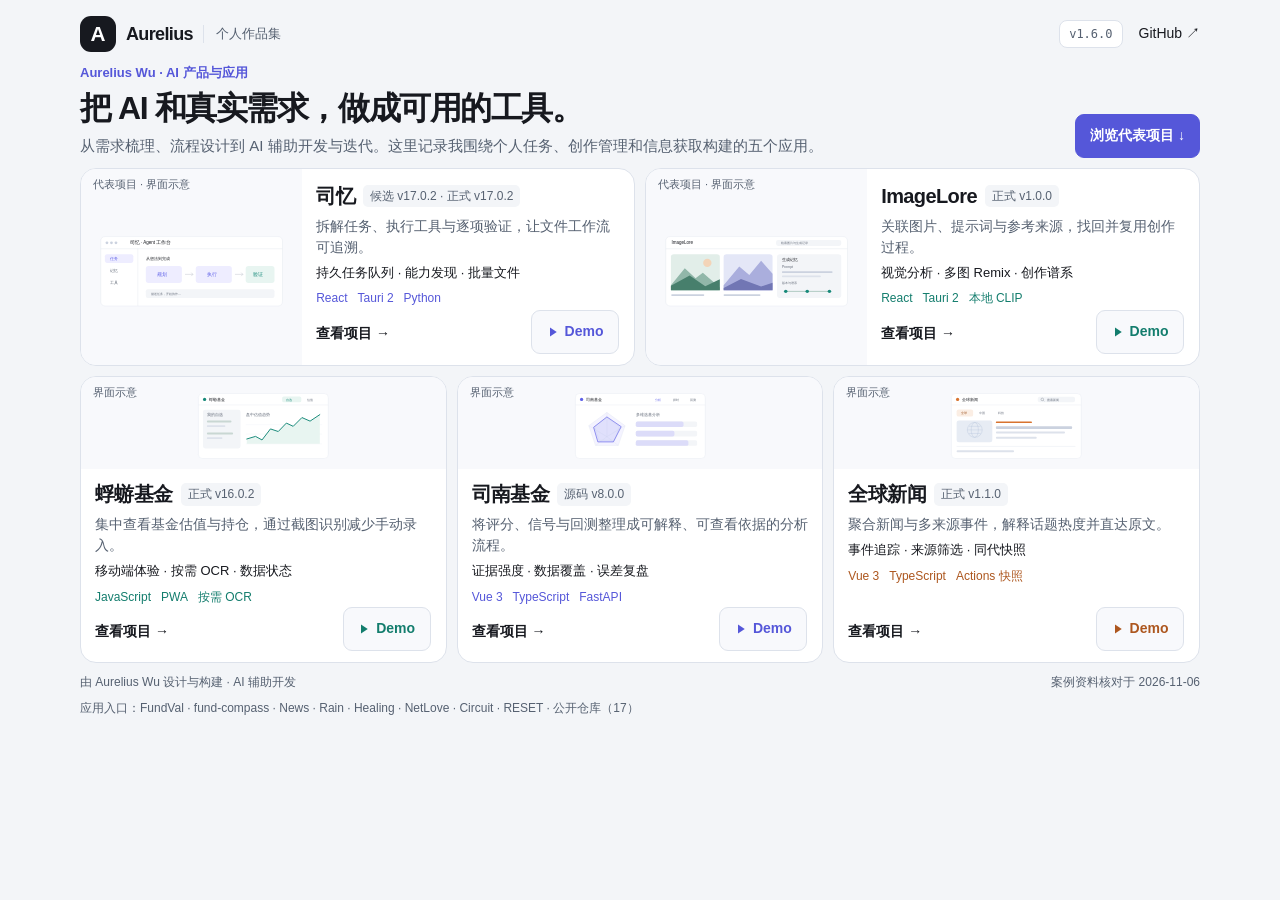
<file: index.html>
<!DOCTYPE html><html lang="zh-CN"><head><meta charset="UTF-8"><meta name="viewport" content="width=device-width, initial-scale=1"><meta name="application-version" content="1.6.0"><meta name="description" content="Aurelius Wu 的 AI 产品与应用作品集。了解司忆、ImageLore 等五个个人项目的需求、产品流程、实现取舍与 Demo。"><meta name="author" content="AureliusWu"><meta name="theme-color" content="#f3f5f8"><title>Aurelius Wu · 个人作品集</title><link rel="canonical" href="https://aureliuswu.github.io/"><meta property="og:title" content="Aurelius Wu · 个人作品集"><meta property="og:description" content="从真实需求到应用交付：AI 助手、图片生成记忆库与三个 Web 工具。"><meta property="og:type" content="website"><meta property="og:url" content="https://aureliuswu.github.io/"><link rel="icon" href="/favicon.ico" type="image/x-icon" sizes="16x16 32x32 48x48"><link rel="icon" href="/favicon.svg" type="image/svg+xml" sizes="any"><style>:root{color-scheme:light;--bg:#f3f5f8;--text:#17191f;--muted:#566171;--line:#dde2eb;--accent:#5557d9;--green:#137d6d;--orange:#ad571f;--font:-apple-system,BlinkMacSystemFont,"Segoe UI","PingFang SC","Microsoft YaHei",sans-serif;}*{box-sizing:border-box;}html{scroll-behavior:smooth;}body{margin:0;color:var(--text);background:var(--bg);font-family:var(--font);-webkit-font-smoothing:antialiased;}a{color:inherit;}.skip-link{position:absolute;top:8px;left:16px;z-index:3;padding:12px 16px;background:#fff;border:2px solid var(--accent);border-radius:8px;transform:translateY(-150%);}.skip-link:focus{transform:translateY(0);}.page{width:min(1184px,100%);margin:auto;padding:12px 32px 8px;}.topbar{display:flex;align-items:center;justify-content:space-between;flex-wrap:wrap;gap:12px;margin-bottom:8px;}.brand{display:flex;align-items:center;gap:10px;min-height:44px;text-decoration:none;}.brand-mark{display:grid;place-items:center;width:36px;height:36px;border-radius:11px;background:var(--text);color:#fff;font-size:1.3rem;font-weight:750;}.brand-name{font-size:1.125rem;font-weight:750;letter-spacing:-.035em;}.brand-note{border-left:1px solid var(--line);padding-left:12px;color:var(--muted);font-size:.8125rem;}.header-links{display:flex;align-items:center;gap:16px;}.version{padding:6px 9px;border:1px solid var(--line);border-radius:8px;background:#fff;font:.75rem Consolas,monospace;color:var(--muted);}.github{display:flex;align-items:center;gap:6px;min-height:44px;font-size:.875rem;text-decoration:none;}.intro{display:flex;align-items:flex-end;justify-content:space-between;flex-wrap:wrap;gap:12px;margin-bottom:10px;}.eyebrow{margin:0 0 6px;color:var(--accent);font-size:.8125rem;font-weight:650;}h1{margin:0;font-size:clamp(1.75rem,3.2vw,2rem);font-weight:730;letter-spacing:-.045em;line-height:1.25;}.intro-description{max-width:760px;margin:7px 0 0;color:var(--muted);font-size:.9375rem;line-height:1.5;}.intro-actions{display:flex;flex-wrap:wrap;gap:8px}.intro-button{display:inline-flex;align-items:center;min-height:44px;padding:10px 14px;border:1px solid var(--accent);border-radius:9px;background:var(--accent);color:#fff;font-size:.875rem;font-weight:650;text-decoration:none}.intro-button:hover{box-shadow:0 3px 10px #17191f12}.project-grid{display:grid;grid-template-columns:repeat(6,minmax(0,1fr));gap:10px;}.project-item{--project-color:var(--accent);position:relative;grid-column:span 2;min-width:0;display:flex;}.project-item.desktop{grid-column:span 3;}.project-card{width:100%;display:flex;flex-direction:column;overflow:hidden;border:1px solid var(--line);border-radius:16px;background:#fff;text-decoration:none;transition:border-color .16s,box-shadow .16s;}.project-card:hover{border-color:var(--project-color);box-shadow:0 5px 18px #17191f0b;}a:focus-visible{outline:3px solid var(--accent);outline-offset:4px;}.fundval,.imagelore{--project-color:var(--green);}.news{--project-color:var(--orange);}.preview{position:relative;height:92px;padding:12px 16px 6px;background:#f8f9fc;}.preview-label{position:absolute;top:8px;left:12px;color:var(--muted);font-size:.6875rem;}.preview-image{display:block;width:100%;height:100%;}.card-info{display:flex;flex:1;flex-direction:column;padding:12px 14px;min-width:0;}.card-heading{display:flex;align-items:center;flex-wrap:wrap;gap:8px;}h2{margin:0;font-size:1.25rem;line-height:1.35;font-weight:720;letter-spacing:-.03em;}.type{padding:3px 7px;border-radius:5px;background:#f3f5f8;color:var(--muted);font-size:.75rem;line-height:1.4;}.description{margin:6px 0 0;color:var(--muted);font-size:.875rem;line-height:1.5;}.focus{margin:5px 0 0;color:var(--text);font-size:.8125rem;line-height:1.5}.stack{display:flex;flex-wrap:wrap;gap:5px 10px;margin:7px 0 0;color:var(--project-color);font-size:.75rem;line-height:1.5;}.card-action{display:flex;align-items:center;min-height:44px;width:calc(100% - 6.5rem);margin-top:auto;padding-top:8px;font-size:.875rem;font-weight:650;line-height:1.5;}.demo-link{position:absolute;right:16px;bottom:12px;display:inline-flex;align-items:center;justify-content:center;gap:6px;min-width:88px;min-height:44px;padding:10px 13px;border:1px solid var(--line);border-radius:9px;background:#f8f9fc;color:var(--project-color);font-size:.875rem;font-weight:650;line-height:1.4;text-decoration:none;}.demo-link svg{width:12px;height:12px;fill:currentColor;flex-shrink:0;}.demo-link:hover{background:#fff;border-color:var(--project-color);}.desktop .project-card{flex-direction:row;}.desktop .preview{width:40%;height:auto;min-height:190px;flex-shrink:0;padding:18px 10px 10px;}.desktop .card-info{padding:14px;}footer{display:flex;justify-content:space-between;flex-wrap:wrap;gap:8px 20px;margin-top:10px;color:var(--muted);font-size:.75rem;line-height:1.5;}footer p{margin:0;}.repo-links{flex:0 0 100%;min-width:0;white-space:nowrap;overflow-x:auto;}.repo-links a{text-decoration:none;}.repo-links a:hover{text-decoration:underline;}@media (max-width:1000px){.page{padding:20px 24px;}.project-grid{grid-template-columns:repeat(2,minmax(0,1fr));}.project-item,.project-item.desktop{grid-column:span 1;}.desktop .project-card{flex-direction:column;}.desktop .preview{width:100%;height:132px;min-height:0;padding:16px 16px 8px;}.desktop .card-info{padding:16px;}}@media (max-width:600px){.page{padding:14px 16px 22px;}.topbar{margin-bottom:22px;}.brand-note{display:none;}.header-links{gap:12px;}.intro{margin-bottom:18px;gap:12px;}h1{font-size:1.75rem;}.intro-description{font-size:.875rem;}.project-grid{grid-template-columns:1fr;gap:14px;}.project-item,.project-item.desktop{grid-column:span 1;}.preview,.desktop .preview{width:100%;height:112px;min-height:0;padding:16px 20px 8px;}.card-info,.desktop .card-info{padding:14px 16px 16px;}h2{font-size:1.25rem;}footer{margin-top:22px;}}@media (prefers-reduced-motion:reduce){html{scroll-behavior:auto;}*,*::before,*::after{transition:none !important;}}</style></head><body><a class="skip-link" href="#projects">跳到项目</a><div class="page"><header class="topbar"><a class="brand" href="index.html" aria-label="Aurelius 主页"><span class="brand-mark" aria-hidden="true">A</span><span class="brand-name">Aurelius</span><span class="brand-note">个人作品集</span></a><div class="header-links"><span class="version" id="site-version" aria-label="主页版本">v1.6.0</span><a class="github" href="https://github.com/AureliusWu" aria-label="GitHub 主页">GitHub ↗</a></div></header><main><div class="intro"><div class="intro-copy"><p class="eyebrow">Aurelius Wu · AI 产品与应用</p><h1>把 AI 和真实需求，做成可用的工具。</h1><p class="intro-description">从需求梳理、流程设计到 AI 辅助开发与迭代。这里记录我围绕个人任务、创作管理和信息获取构建的五个应用。</p></div><div class="intro-actions"><a class="intro-button" href="#projects">浏览代表项目 ↓</a></div></div><section class="project-grid" id="projects" aria-label="项目作品集，司忆和 ImageLore 为代表项目"><article class="project-item desktop agent"><a class="project-card" data-project="Agent" href="demos/agent.html" aria-labelledby="title-agent" aria-describedby="access-agent desc-agent"><div class="preview"><span class="preview-label" aria-hidden="true">代表项目 · 界面示意</span><svg class="preview-image" viewBox="0 0 580 228" role="img" aria-labelledby="p4"><title id="p4">司忆：任务规划、工具执行与验证的功能预览</title><rect x="28" y="14" width="524" height="200" rx="12" fill="white" stroke="#dde2eb"/><path d="M28 49H552" stroke="#dde2eb"/><circle cx="46" cy="32" r="4" fill="#cbd2df"/><circle cx="59" cy="32" r="4" fill="#cbd2df"/><circle cx="72" cy="32" r="4" fill="#cbd2df"/><text x="111" y="36" font-size="13" font-family="sans-serif" fill="#17191f">司忆 · Agent 工作台</text><path d="M135 49v165" stroke="#dde2eb"/><rect x="40" y="65" width="82" height="25" rx="6" fill="#eeedff"/><text x="54" y="82" font-size="11" font-family="sans-serif" fill="#5f61e8">任务</text><text x="54" y="117" font-size="11" font-family="sans-serif" fill="#626a78">记忆</text><text x="54" y="151" font-size="11" font-family="sans-serif" fill="#626a78">工具</text><text x="158" y="81" font-size="12" font-family="sans-serif" fill="#17191f">从想法到完成</text><rect x="158" y="99" width="104" height="49" rx="8" fill="#eeedff"/><text x="190" y="129" font-size="13" font-family="sans-serif" fill="#5f61e8">规划</text><path d="M271 123h23m-5-5 5 5-5 5" stroke="#aab1bd" fill="none"/><rect x="302" y="99" width="104" height="49" rx="8" fill="#eeedff"/><text x="334" y="129" font-size="13" font-family="sans-serif" fill="#5f61e8">执行</text><path d="M415 123h23m-5-5 5 5-5 5" stroke="#aab1bd" fill="none"/><rect x="446" y="99" width="83" height="49" rx="8" fill="#e8f5f1"/><text x="467" y="129" font-size="13" font-family="sans-serif" fill="#168979">验证</text><rect x="158" y="166" width="371" height="25" rx="6" fill="#f3f5f8"/><text x="173" y="183" font-size="10" font-family="sans-serif" fill="#626a78">描述任务，开始协作…</text></svg></div><div class="card-info"><div class="card-heading"><h2 id="title-agent">司忆</h2><span class="type" id="access-agent">候选 v17.0.2 · 正式 v17.0.2</span></div><p class="description" id="desc-agent">拆解任务、执行工具与逐项验证，让文件工作流可追溯。</p><p class="focus">持久任务队列 · 能力发现 · 批量文件</p><p class="stack" aria-label="技术栈"><span>React</span><span>Tauri 2</span><span>Python</span></p><span class="card-action">查看项目 →</span></div></a><a class="demo-link" href="demos/agent.html#demo" aria-label="观看司忆 Demo 功能示意视频"><svg viewBox="0 0 16 16" aria-hidden="true"><path d="m4 2 9 6-9 6z"/></svg><span>Demo</span></a></article><article class="project-item desktop imagelore"><a class="project-card" data-project="ImageLore" href="demos/imagelore.html" aria-labelledby="title-imagelore" aria-describedby="access-imagelore desc-imagelore"><div class="preview"><span class="preview-label" aria-hidden="true">代表项目 · 界面示意</span><svg class="preview-image" viewBox="0 0 580 228" role="img" aria-labelledby="p5"><title id="p5">ImageLore：图片收藏、生成记录与检索的功能预览</title><rect x="28" y="14" width="524" height="200" rx="12" fill="white" stroke="#dde2eb"/><path d="M28 49H552" stroke="#dde2eb"/><text x="45" y="36" font-size="13" font-family="sans-serif" fill="#17191f">ImageLore</text><rect x="346" y="24" width="188" height="17" rx="6" fill="#f3f5f8"/><text x="361" y="36" font-size="10" font-family="sans-serif" fill="#626a78">检索图片与生成记录</text><rect x="43" y="65" width="141" height="104" rx="8" fill="#e2eee9"/><circle cx="148" cy="90" r="12" fill="#f3d4b8"/><path d="m43 154 40-49 31 29 21-16 49 43v8H43Z" fill="#91b7a9"/><path d="m43 156 54-30 45 31 42-20v32H43Z" fill="#477f6c"/><rect x="195" y="65" width="141" height="104" rx="8" fill="#e4e7f7"/><path d="m195 154 45-54 29 25 34-41 33 37v48H195Z" fill="#aaaedd"/><path d="m195 162 50-26 58 22 33-11v22H195Z" fill="#7176b4"/><rect x="349" y="65" width="185" height="126" rx="8" fill="#f3f5f8"/><text x="363" y="84" font-size="11" font-family="sans-serif" fill="#17191f">生成记忆</text><text x="363" y="105" font-size="10" font-family="sans-serif" fill="#626a78">Prompt</text><rect x="363" y="114" width="146" height="5" rx="2" fill="#cbd2df"/><rect x="363" y="126" width="112" height="5" rx="2" fill="#dde2eb"/><text x="363" y="151" font-size="10" font-family="sans-serif" fill="#626a78">版本与谱系</text><path d="M374 172h126" stroke="#91b7a9" stroke-width="2"/><circle cx="374" cy="172" r="5" fill="#168979"/><circle cx="436" cy="172" r="5" fill="#168979"/><circle cx="500" cy="172" r="5" fill="#168979"/><rect x="44" y="180" width="95" height="5" rx="2" fill="#cbd2df"/><rect x="195" y="180" width="106" height="5" rx="2" fill="#cbd2df"/></svg></div><div class="card-info"><div class="card-heading"><h2 id="title-imagelore">ImageLore</h2><span class="type" id="access-imagelore">正式 v1.0.0</span></div><p class="description" id="desc-imagelore">关联图片、提示词与参考来源，找回并复用创作过程。</p><p class="focus">视觉分析 · 多图 Remix · 创作谱系</p><p class="stack" aria-label="技术栈"><span>React</span><span>Tauri 2</span><span>本地 CLIP</span></p><span class="card-action">查看项目 →</span></div></a><a class="demo-link" href="demos/imagelore.html#demo" aria-label="观看ImageLore Demo 功能示意视频"><svg viewBox="0 0 16 16" aria-hidden="true"><path d="m4 2 9 6-9 6z"/></svg><span>Demo</span></a></article><article class="project-item fundval"><a class="project-card" data-project="FundVal" href="demos/fundval.html" aria-labelledby="title-fundval" aria-describedby="desc-fundval"><div class="preview"><span class="preview-label" aria-hidden="true">界面示意</span><svg class="preview-image" viewBox="0 0 440 228" role="img" aria-labelledby="p1"><title id="p1">蜉蝣基金：自选基金与盘中估值趋势的功能预览</title><rect x="20" y="14" width="400" height="200" rx="12" fill="white" stroke="#dde2eb"/><path d="M20 49H420" stroke="#dde2eb"/><circle cx="39" cy="32" r="5" fill="#168979"/><text x="52" y="36" font-size="13" font-family="sans-serif" fill="#17191f">蜉蝣基金</text><rect x="278" y="23" width="59" height="18" rx="5" fill="#e8f5f1"/><text x="290" y="36" font-size="10" font-family="sans-serif" fill="#168979">自选</text><text x="354" y="36" font-size="10" font-family="sans-serif" fill="#626a78">估值</text><rect x="34" y="64" width="116" height="119" rx="7" fill="#f3f5f8"/><text x="46" y="84" font-size="11" font-family="sans-serif" fill="#626a78">我的自选</text><rect x="46" y="97" width="76" height="6" rx="3" fill="#c9d7d3"/><rect x="46" y="112" width="57" height="5" rx="2" fill="#dde2eb"/><rect x="46" y="134" width="81" height="6" rx="3" fill="#c9d7d3"/><rect x="46" y="149" width="48" height="5" rx="2" fill="#dde2eb"/><text x="168" y="82" font-size="11" font-family="sans-serif" fill="#626a78">盘中估值趋势</text><path d="M166 110H401M166 139H401M166 169H401" stroke="#edf0f5"/><path d="m169 154 27-8 20 11 26-34 24 8 25-26 21 10 27-27 25 11 30-20v90H169Z" fill="#e8f5f1"/><path d="m169 154 27-8 20 11 26-34 24 8 25-26 21 10 27-27 25 11 30-20" fill="none" stroke="#168979" stroke-width="3" stroke-linecap="round" stroke-linejoin="round"/></svg></div><div class="card-info"><div class="card-heading"><h2 id="title-fundval">蜉蝣基金</h2><span class="type">正式 v16.0.2</span></div><p class="description" id="desc-fundval">集中查看基金估值与持仓，通过截图识别减少手动录入。</p><p class="focus">移动端体验 · 按需 OCR · 数据状态</p><p class="stack" aria-label="技术栈"><span>JavaScript</span><span>PWA</span><span>按需 OCR</span></p><span class="card-action">查看项目 →</span></div></a><a class="demo-link" href="demos/fundval.html#demo" aria-label="观看蜉蝣基金 Demo 功能示意视频"><svg viewBox="0 0 16 16" aria-hidden="true"><path d="m4 2 9 6-9 6z"/></svg><span>Demo</span></a></article><article class="project-item compass"><a class="project-card" data-project="fund-compass" href="demos/fund-compass.html" aria-labelledby="title-compass" aria-describedby="desc-compass"><div class="preview"><span class="preview-label" aria-hidden="true">界面示意</span><svg class="preview-image" viewBox="0 0 440 228" role="img" aria-labelledby="preview-compass"><title id="preview-compass">司南基金：选基分析、择时信号与回测的功能预览</title><rect x="20" y="14" width="400" height="200" rx="12" fill="white" stroke="#dde2eb"/><path d="M20 49H420" stroke="#dde2eb"/><circle cx="39" cy="32" r="5" fill="#5f61e8"/><text x="52" y="36" font-size="13" font-family="sans-serif" fill="#17191f">司南基金</text><text x="266" y="36" font-size="10" font-family="sans-serif" fill="#5f61e8">分析</text><text x="321" y="36" font-size="10" font-family="sans-serif" fill="#626a78">择时</text><text x="374" y="36" font-size="10" font-family="sans-serif" fill="#626a78">回测</text><polygon points="117,72 173,113 152,174 82,174 61,113" fill="#f4f3ff" stroke="#dde2eb"/><polygon points="117,88 155,116 141,158 93,158 79,116" fill="none" stroke="#dde2eb"/><path d="m117 72v75m56-34-56 34m35 27-35-27m-35 27 35-27m-56-34 56 34" stroke="#dde2eb"/><polygon points="117,86 161,116 137,163 89,163 76,118" fill="#5f61e822" stroke="#5f61e8" stroke-width="2"/><text x="206" y="84" font-size="11" font-family="sans-serif" fill="#626a78">多维选基分析</text><rect x="206" y="100" width="189" height="17" rx="5" fill="#f3f5f8"/><rect x="206" y="100" width="147" height="17" rx="5" fill="#dcdcf9"/><rect x="206" y="129" width="189" height="17" rx="5" fill="#f3f5f8"/><rect x="206" y="129" width="119" height="17" rx="5" fill="#dcdcf9"/><rect x="206" y="158" width="189" height="17" rx="5" fill="#f3f5f8"/><rect x="206" y="158" width="162" height="17" rx="5" fill="#dcdcf9"/></svg></div><div class="card-info"><div class="card-heading"><h2 id="title-compass">司南基金</h2><span class="type">源码 v8.0.0</span></div><p class="description" id="desc-compass">将评分、信号与回测整理成可解释、可查看依据的分析流程。</p><p class="focus">证据强度 · 数据覆盖 · 误差复盘</p><p class="stack" aria-label="技术栈"><span>Vue 3</span><span>TypeScript</span><span>FastAPI</span></p><span class="card-action">查看项目 →</span></div></a><a class="demo-link" href="demos/fund-compass.html#demo" aria-label="观看司南基金 Demo 功能示意视频"><svg viewBox="0 0 16 16" aria-hidden="true"><path d="m4 2 9 6-9 6z"/></svg><span>Demo</span></a></article><article class="project-item news"><a class="project-card" data-project="News" href="demos/news.html" aria-labelledby="title-news" aria-describedby="desc-news"><div class="preview"><span class="preview-label" aria-hidden="true">界面示意</span><svg class="preview-image" viewBox="0 0 440 228" role="img" aria-labelledby="p3"><title id="p3">全球新闻：地区筛选与新闻卡片的功能预览</title><rect x="20" y="14" width="400" height="200" rx="12" fill="white" stroke="#dde2eb"/><path d="M20 49H420" stroke="#dde2eb"/><circle cx="39" cy="32" r="5" fill="#d8732f"/><text x="52" y="36" font-size="13" font-family="sans-serif" fill="#17191f">全球新闻</text><rect x="286" y="24" width="115" height="17" rx="6" fill="#f3f5f8"/><circle cx="300" cy="32" r="4" fill="none" stroke="#626a78"/><path d="m303 35 3 3" stroke="#626a78"/><text x="315" y="36" font-size="10" font-family="sans-serif" fill="#626a78">搜索新闻</text><rect x="36" y="63" width="51" height="22" rx="6" fill="#fbeee4"/><text x="49" y="78" font-size="10" font-family="sans-serif" fill="#9a4e1b">全球</text><text x="106" y="78" font-size="10" font-family="sans-serif" fill="#626a78">中国</text><text x="164" y="78" font-size="10" font-family="sans-serif" fill="#626a78">科技</text><rect x="36" y="97" width="110" height="67" rx="7" fill="#e7ecf4"/><circle cx="92" cy="126" r="23" fill="none" stroke="#aebfd7"/><ellipse cx="92" cy="126" rx="11" ry="23" fill="none" stroke="#aebfd7"/><path d="M69 126h46m-41-11h36m-36 22h36" stroke="#aebfd7"/><rect x="157" y="100" width="111" height="5" rx="2" fill="#d8732f"/><rect x="157" y="115" width="235" height="8" rx="3" fill="#cbd2df"/><rect x="157" y="131" width="213" height="6" rx="3" fill="#dde2eb"/><rect x="157" y="147" width="126" height="6" rx="3" fill="#dde2eb"/><path d="M36 177H402" stroke="#dde2eb"/><rect x="36" y="189" width="177" height="6" rx="3" fill="#dde2eb"/></svg></div><div class="card-info"><div class="card-heading"><h2 id="title-news">全球新闻</h2><span class="type">正式 v1.1.0</span></div><p class="description" id="desc-news">聚合新闻与多来源事件，解释话题热度并直达原文。</p><p class="focus">事件追踪 · 来源筛选 · 同代快照</p><p class="stack" aria-label="技术栈"><span>Vue 3</span><span>TypeScript</span><span>Actions 快照</span></p><span class="card-action">查看项目 →</span></div></a><a class="demo-link" href="demos/news.html#demo" aria-label="观看全球新闻 Demo 功能示意视频"><svg viewBox="0 0 16 16" aria-hidden="true"><path d="m4 2 9 6-9 6z"/></svg><span>Demo</span></a></article></section></main><footer><p>由 Aurelius Wu 设计与构建 · AI 辅助开发</p><p>案例资料核对于 2026-11-06</p><p class="repo-links">应用入口：<a href="https://aureliuswu.github.io/FundVal/">FundVal</a> · <a href="https://aureliuswu.github.io/fund-compass/">fund-compass</a> · <a href="https://aureliuswu.github.io/News/">News</a> · <a href="https://aureliuswu.github.io/Rain/">Rain</a> · <a href="https://aureliuswu.github.io/Healing/">Healing</a> · <a href="https://aureliuswu.github.io/NetLove/">NetLove</a> · <a href="https://aureliuswu.github.io/Circuit/">Circuit</a> · <a href="https://aureliuswu.github.io/RESET/">RESET</a> · <a data-public-repositories href="repositories.html">公开仓库（17）</a></p></footer></div></body></html>
</file>
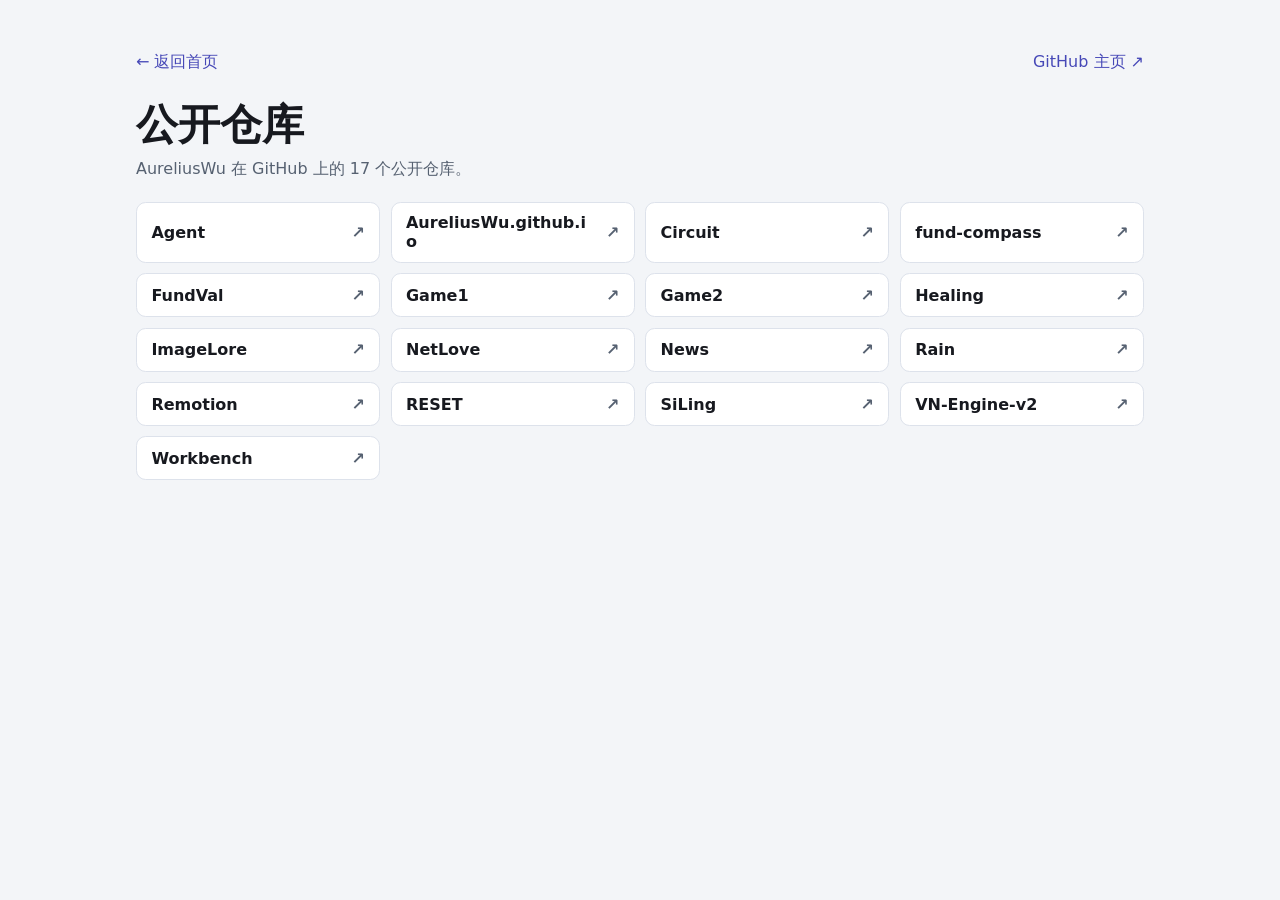
<file: repositories.html>
<!doctype html>
<html lang="zh-CN">
<head>
  <meta charset="utf-8">
  <meta name="viewport" content="width=device-width,initial-scale=1">
  <meta name="theme-color" content="#f3f5f8">
  <title>公开仓库 · AureliusWu</title>
  <link rel="icon" href="/favicon.ico" type="image/x-icon" sizes="16x16 32x32 48x48">
  <link rel="icon" href="/favicon.svg" type="image/svg+xml" sizes="any">
  <style>
    :root{color-scheme:light;--page:#f3f5f8;--ink:#17191f;--muted:#566171;--line:#dde2eb;--accent:#4648b7;font-family:system-ui,-apple-system,BlinkMacSystemFont,"Segoe UI","Microsoft YaHei",sans-serif}
    *{box-sizing:border-box}body{margin:0;background:var(--page);color:var(--ink)}.page{max-width:68rem;margin:auto;padding:clamp(1rem,4vw,2.5rem)}
    a{color:var(--accent)}a:focus-visible{outline:2px solid var(--accent);outline-offset:3px}nav{display:flex;justify-content:space-between;flex-wrap:wrap;gap:.5rem}nav a{display:inline-flex;align-items:center;min-height:44px;text-decoration:none}nav a:hover{text-decoration:underline}
    h1{margin:1rem 0 .35rem;font-size:clamp(1.85rem,4vw,2.65rem);line-height:1.2}.summary{margin:0 0 1.25rem;color:var(--muted);line-height:1.6}
    .repositories{margin:0;padding:0;list-style:none;display:grid;grid-template-columns:repeat(auto-fit,minmax(min(15rem,100%),1fr));gap:.65rem}.repositories li{min-width:0}.repositories a{min-height:44px;height:100%;padding:.65rem .9rem;display:flex;align-items:center;justify-content:space-between;gap:.65rem;border:1px solid var(--line);border-radius:.6rem;background:white;color:var(--ink);text-decoration:none;font-weight:600;overflow-wrap:anywhere}.repositories a:hover{border-color:var(--accent);color:var(--accent)}.repositories a span:last-child{color:var(--muted);flex:none}
  </style>
</head>
<body>
  <div class="page">
    <nav aria-label="页面导航"><a href="index.html">← 返回首页</a><a href="https://github.com/AureliusWu">GitHub 主页 ↗</a></nav>
    <main>
      <h1>公开仓库</h1>
      <p class="summary">AureliusWu 在 GitHub 上的 17 个公开仓库。</p>
    <ul class="repositories">
      <li><a href="https://github.com/AureliusWu/Agent"><span>Agent</span><span aria-hidden="true">↗</span></a></li>
      <li><a href="https://github.com/AureliusWu/AureliusWu.github.io"><span>AureliusWu.github.io</span><span aria-hidden="true">↗</span></a></li>
      <li><a href="https://github.com/AureliusWu/Circuit"><span>Circuit</span><span aria-hidden="true">↗</span></a></li>
      <li><a href="https://github.com/AureliusWu/fund-compass"><span>fund-compass</span><span aria-hidden="true">↗</span></a></li>
      <li><a href="https://github.com/AureliusWu/FundVal"><span>FundVal</span><span aria-hidden="true">↗</span></a></li>
      <li><a href="https://github.com/AureliusWu/Game1"><span>Game1</span><span aria-hidden="true">↗</span></a></li>
      <li><a href="https://github.com/AureliusWu/Game2"><span>Game2</span><span aria-hidden="true">↗</span></a></li>
      <li><a href="https://github.com/AureliusWu/Healing"><span>Healing</span><span aria-hidden="true">↗</span></a></li>
      <li><a href="https://github.com/AureliusWu/ImageLore"><span>ImageLore</span><span aria-hidden="true">↗</span></a></li>
      <li><a href="https://github.com/AureliusWu/NetLove"><span>NetLove</span><span aria-hidden="true">↗</span></a></li>
      <li><a href="https://github.com/AureliusWu/News"><span>News</span><span aria-hidden="true">↗</span></a></li>
      <li><a href="https://github.com/AureliusWu/Rain"><span>Rain</span><span aria-hidden="true">↗</span></a></li>
      <li><a href="https://github.com/AureliusWu/Remotion"><span>Remotion</span><span aria-hidden="true">↗</span></a></li>
      <li><a href="https://github.com/AureliusWu/RESET"><span>RESET</span><span aria-hidden="true">↗</span></a></li>
      <li><a href="https://github.com/AureliusWu/SiLing"><span>SiLing</span><span aria-hidden="true">↗</span></a></li>
      <li><a href="https://github.com/AureliusWu/VN-Engine-v2"><span>VN-Engine-v2</span><span aria-hidden="true">↗</span></a></li>
      <li><a href="https://github.com/AureliusWu/Workbench"><span>Workbench</span><span aria-hidden="true">↗</span></a></li>
    </ul>
    </main>
  </div>
</body>
</html>
</file>
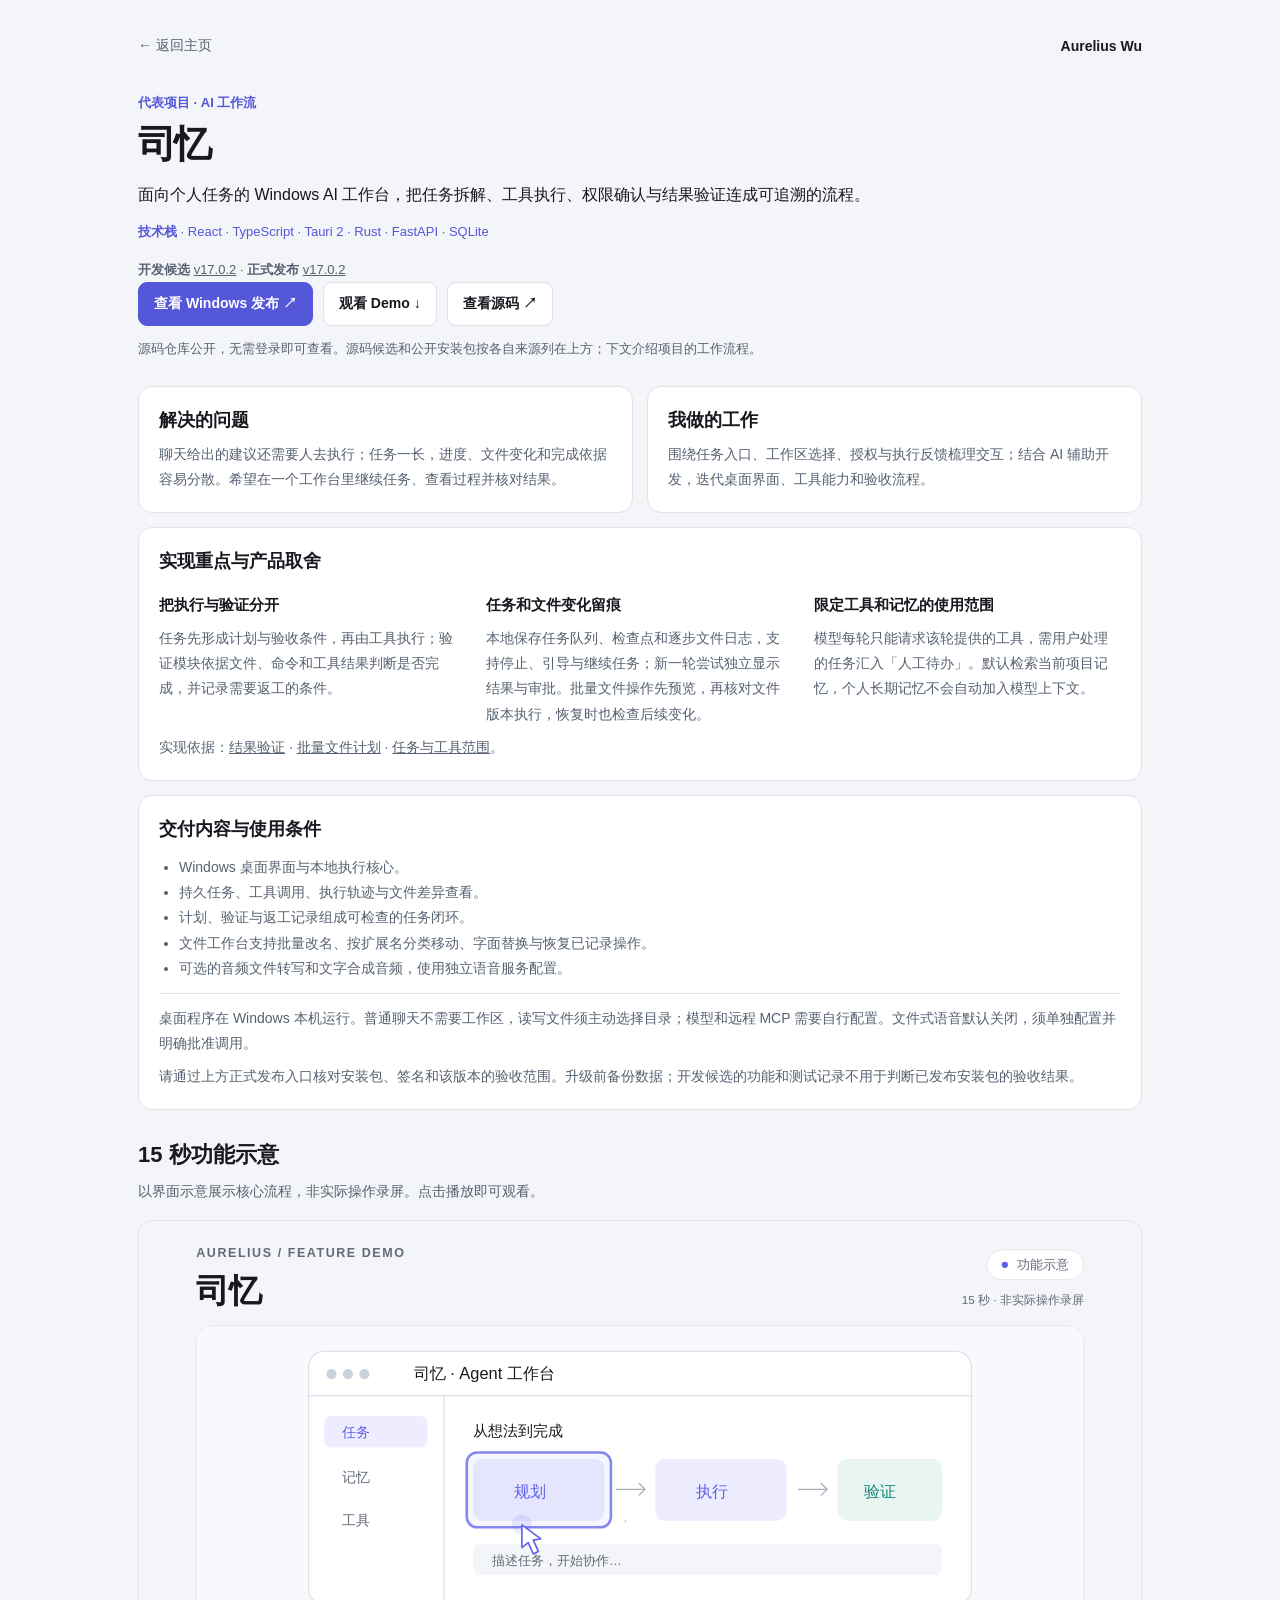
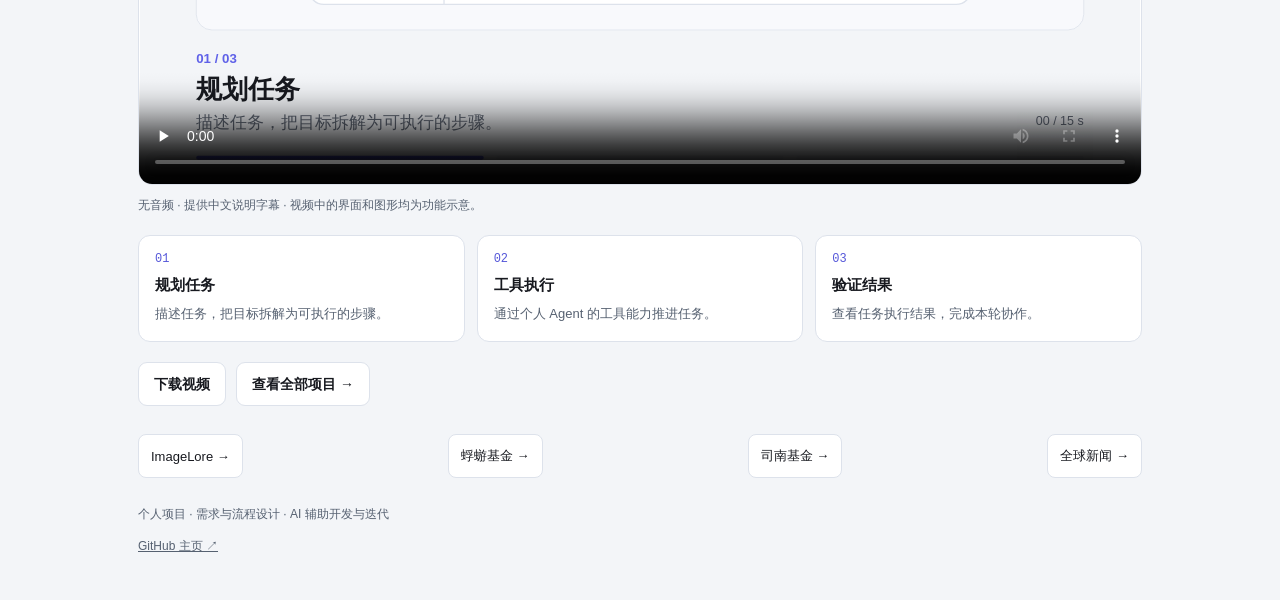
<file: demos/agent.html>
<!DOCTYPE html>
<html lang="zh-CN">
<head>
  <meta charset="UTF-8">
  <meta name="viewport" content="width=device-width, initial-scale=1">
  <meta name="description" content="面向个人任务的 Windows AI 工作台，把任务拆解、工具执行、权限确认与结果验证连成可追溯的流程。">
  <meta name="theme-color" content="#f3f5f8">
  <title>司忆 · 项目案例与 Demo · Aurelius Wu</title>
  <link rel="canonical" href="https://aureliuswu.github.io/demos/agent.html">
  <meta property="og:title" content="司忆 · Aurelius Wu 的项目案例">
  <meta property="og:description" content="面向个人任务的 Windows AI 工作台，把任务拆解、工具执行、权限确认与结果验证连成可追溯的流程。">
  <meta property="og:type" content="website">
  <meta property="og:url" content="https://aureliuswu.github.io/demos/agent.html">
  <style>:root{color-scheme:light;--bg:#f3f5f8;--text:#17191f;--muted:#566171;--line:#dde2eb;--accent:#5557d9;font-family:-apple-system,BlinkMacSystemFont,"Segoe UI","PingFang SC","Microsoft YaHei",sans-serif}
*{box-sizing:border-box}html{scroll-behavior:smooth}body{margin:0;background:var(--bg);color:var(--text);-webkit-font-smoothing:antialiased}a{color:inherit}.page{width:min(100%,1060px);margin:auto;padding:24px 28px 32px}nav{display:flex;align-items:center;justify-content:space-between;gap:16px;margin-bottom:26px}.back{color:var(--muted);text-decoration:none;font-size:14px;min-height:44px;display:inline-flex;align-items:center;padding:10px 0}.back:hover{color:var(--accent)}.brand{font-size:14px;font-weight:700}.eyebrow{margin:0 0 8px;color:var(--accent);font-size:13px;font-weight:650}h1{margin:0;font-size:clamp(28px,5vw,38px);line-height:1.3;letter-spacing:-.04em}.summary{max-width:820px;margin:12px 0;font-size:16px;line-height:1.75}.tech{margin:0 0 16px;color:var(--accent);font-size:13px;line-height:1.7;overflow-wrap:anywhere}.actions{display:flex;align-items:center;flex-wrap:wrap;gap:10px}.primary,.secondary{display:inline-flex;align-items:center;justify-content:center;min-height:44px;padding:10px 15px;border:1px solid var(--line);border-radius:9px;font-size:14px;font-weight:650;line-height:1.5;text-decoration:none}.primary{background:var(--accent);border-color:var(--accent);color:#fff}.secondary{background:#fff}.case-overview{display:grid;grid-template-columns:1fr 1fr;gap:14px;margin:26px 0 14px}.panel{padding:20px;background:#fff;border:1px solid var(--line);border-radius:14px}.panel p,.panel li{color:var(--muted);font-size:14px;line-height:1.8}.panel p{margin:8px 0 0}.panel h2{margin:0;font-size:18px;line-height:1.5}.engineering{margin:14px 0}.decisions{display:grid;grid-template-columns:repeat(3,minmax(0,1fr));gap:20px;list-style:none;margin:16px 0 0;padding:0}.decisions h3{font-size:15px;color:var(--text);margin:0}.decisions p{margin:8px 0 0}.deliverables ul{margin:12px 0;padding-left:20px}.boundary{padding-top:12px;border-top:1px solid var(--line)}.demo{margin-top:30px;scroll-margin-top:20px}.demo>h2{font-size:22px;margin:0}.note{color:var(--muted);font-size:14px;line-height:1.7;margin:10px 0 16px}figure{margin:0}video{display:block;width:100%;height:auto;aspect-ratio:16/9;border:1px solid var(--line);border-radius:14px;background:#fff}figcaption{margin:10px 0;color:var(--muted);font-size:12px;line-height:1.7}.steps{display:grid;grid-template-columns:repeat(3,minmax(0,1fr));gap:12px;margin:20px 0;padding:0;list-style:none}.steps li{padding:16px;background:#fff;border:1px solid var(--line);border-radius:12px}.step-number{display:block;margin-bottom:8px;color:var(--accent);font:12px Consolas,monospace}.steps h3{margin:0 0 6px;font-size:15px;line-height:1.5}.steps p{margin:0;color:var(--muted);font-size:13px;line-height:1.7}.access{color:var(--muted);font-size:13px;line-height:1.7;margin:12px 0 0}a:focus-visible,video:focus-visible{outline:3px solid var(--accent);outline-offset:4px}.related{margin-top:28px;display:flex;flex-wrap:wrap;gap:8px}.related a{display:inline-flex;align-items:center;min-height:44px;padding:9px 12px;border:1px solid var(--line);border-radius:8px;background:#fff;text-decoration:none;font-size:13px}footer{margin-top:26px;color:var(--muted);font-size:12px;line-height:1.7}footer a{display:inline-flex;align-items:center;min-height:44px}@media(max-width:700px){.page{padding:16px}.case-overview,.decisions{grid-template-columns:1fr}.case-overview{margin-top:22px}.decisions{gap:16px}.panel{padding:17px}.steps{grid-template-columns:1fr;gap:8px}.steps li{padding:12px 14px}.step-number{float:left;margin:3px 12px 0 0}.steps p{margin-left:30px}nav{margin-bottom:20px}.demo{scroll-margin-top:16px}}@media(prefers-reduced-motion:reduce){html{scroll-behavior:auto}}</style>
</head>
<body>
  <div class="page">
    <nav aria-label="页面导航"><a class="back" href="../index.html">← 返回主页</a><span class="brand">Aurelius Wu</span></nav>
    <main>
      <p class="eyebrow">代表项目 · AI 工作流</p>
      <h1>司忆</h1>
      <p class="summary">面向个人任务的 Windows AI 工作台，把任务拆解、工具执行、权限确认与结果验证连成可追溯的流程。</p>
      <p class="tech"><strong>技术栈</strong> · React · TypeScript · Tauri 2 · Rust · FastAPI · SQLite</p>
      <p class="access project-status"><strong>开发候选</strong> <a href="https://github.com/AureliusWu/Agent/blob/main/README.md">v17.0.2</a> · <strong>正式发布</strong> <a href="https://github.com/AureliusWu/Agent/releases/tag/v17.0.2">v17.0.2</a></p>
      <div class="actions"><a class="primary" data-release-link href="https://github.com/AureliusWu/Agent/releases/tag/v17.0.2">查看 Windows 发布 ↗</a><a class="secondary" href="#demo">观看 Demo ↓</a><a class="secondary" href="https://github.com/AureliusWu/Agent">查看源码 ↗</a></div>
      <p class="access">源码仓库公开，无需登录即可查看。源码候选和公开安装包按各自来源列在上方；下文介绍项目的工作流程。</p>
      <div class="case-overview">
        <section class="panel" aria-label="项目背景"><h2>解决的问题</h2><p>聊天给出的建议还需要人去执行；任务一长，进度、文件变化和完成依据容易分散。希望在一个工作台里继续任务、查看过程并核对结果。</p></section>
        <section class="panel" aria-label="项目工作"><h2>我做的工作</h2><p>围绕任务入口、工作区选择、授权与执行反馈梳理交互；结合 AI 辅助开发，迭代桌面界面、工具能力和验收流程。</p></section>
      </div>
      <section class="panel engineering" aria-label="项目实现">
        <h2>实现重点与产品取舍</h2>
        <ol class="decisions">
          <li><h3>把执行与验证分开</h3><p>任务先形成计划与验收条件，再由工具执行；验证模块依据文件、命令和工具结果判断是否完成，并记录需要返工的条件。</p></li>
          <li><h3>任务和文件变化留痕</h3><p>本地保存任务队列、检查点和逐步文件日志，支持停止、引导与继续任务；新一轮尝试独立显示结果与审批。批量文件操作先预览，再核对文件版本执行，恢复时也检查后续变化。</p></li>
          <li><h3>限定工具和记忆的使用范围</h3><p>模型每轮只能请求该轮提供的工具，需用户处理的任务汇入「人工待办」。默认检索当前项目记忆，个人长期记忆不会自动加入模型上下文。</p></li>
        </ol>
        <p class="access">实现依据：<a href="https://github.com/AureliusWu/Agent/blob/d447ccd33acb8c71c1b3037008c7463f136a4c2b/siyi/app/runtime/verification.py">结果验证</a> · <a href="https://github.com/AureliusWu/Agent/blob/d447ccd33acb8c71c1b3037008c7463f136a4c2b/desktop/frontend/src/shared/bulkFilePlan.ts">批量文件计划</a> · <a href="https://github.com/AureliusWu/Agent/blob/d447ccd33acb8c71c1b3037008c7463f136a4c2b/README.md">任务与工具范围</a>。</p>
      </section>
      <section class="panel deliverables" aria-label="项目交付与边界">
        <h2>交付内容与使用条件</h2>
        <ul>
          <li>Windows 桌面界面与本地执行核心。</li>
          <li>持久任务、工具调用、执行轨迹与文件差异查看。</li>
          <li>计划、验证与返工记录组成可检查的任务闭环。</li>
          <li>文件工作台支持批量改名、按扩展名分类移动、字面替换与恢复已记录操作。</li>
          <li>可选的音频文件转写和文字合成音频，使用独立语音服务配置。</li>
        </ul>
        <p class="boundary">桌面程序在 Windows 本机运行。普通聊天不需要工作区，读写文件须主动选择目录；模型和远程 MCP 需要自行配置。文件式语音默认关闭，须单独配置并明确批准调用。</p>
        <p class="access">请通过上方正式发布入口核对安装包、签名和该版本的验收范围。升级前备份数据；开发候选的功能和测试记录不用于判断已发布安装包的验收结果。</p>
      </section>
      <section class="demo" id="demo" aria-labelledby="demo-title">
        <h2 id="demo-title">15 秒功能示意</h2>
        <p class="note">以界面示意展示核心流程，非实际操作录屏。点击播放即可观看。</p>
        <figure>
        <video controls playsinline preload="none" poster="media/agent-poster.svg" width="1280" height="720" aria-label="司忆 Demo 功能示意视频">
          <source src="media/agent.mp4" type="video/mp4">
          <track kind="captions" src="media/agent.vtt" srclang="zh-CN" label="中文说明" default>
          当前浏览器无法播放视频。<a href="media/agent.mp4">直接打开 MP4 视频</a>。
        </video>
        <figcaption>无音频 · 提供中文说明字幕 · 视频中的界面和图形均为功能示意。</figcaption>
      </figure>
        <ol class="steps" aria-label="视频功能说明">
        <li><span class="step-number">01</span><h3>规划任务</h3><p>描述任务，把目标拆解为可执行的步骤。</p></li>
        <li><span class="step-number">02</span><h3>工具执行</h3><p>通过个人 Agent 的工具能力推进任务。</p></li>
        <li><span class="step-number">03</span><h3>验证结果</h3><p>查看任务执行结果，完成本轮协作。</p></li>
      </ol>
        <div class="actions"><a class="secondary" href="media/agent.mp4" download="agent-demo.mp4">下载视频</a><a class="secondary" href="../index.html">查看全部项目 →</a></div>
      </section>
      <nav class="related" aria-label="其他项目"><a href="imagelore.html">ImageLore →</a><a href="fundval.html">蜉蝣基金 →</a><a href="fund-compass.html">司南基金 →</a><a href="news.html">全球新闻 →</a></nav>
    </main>
    <footer>个人项目 · 需求与流程设计 · AI 辅助开发与迭代<br><a href="https://github.com/AureliusWu">GitHub 主页 ↗</a></footer>
  </div>
</body>
</html>
</file>
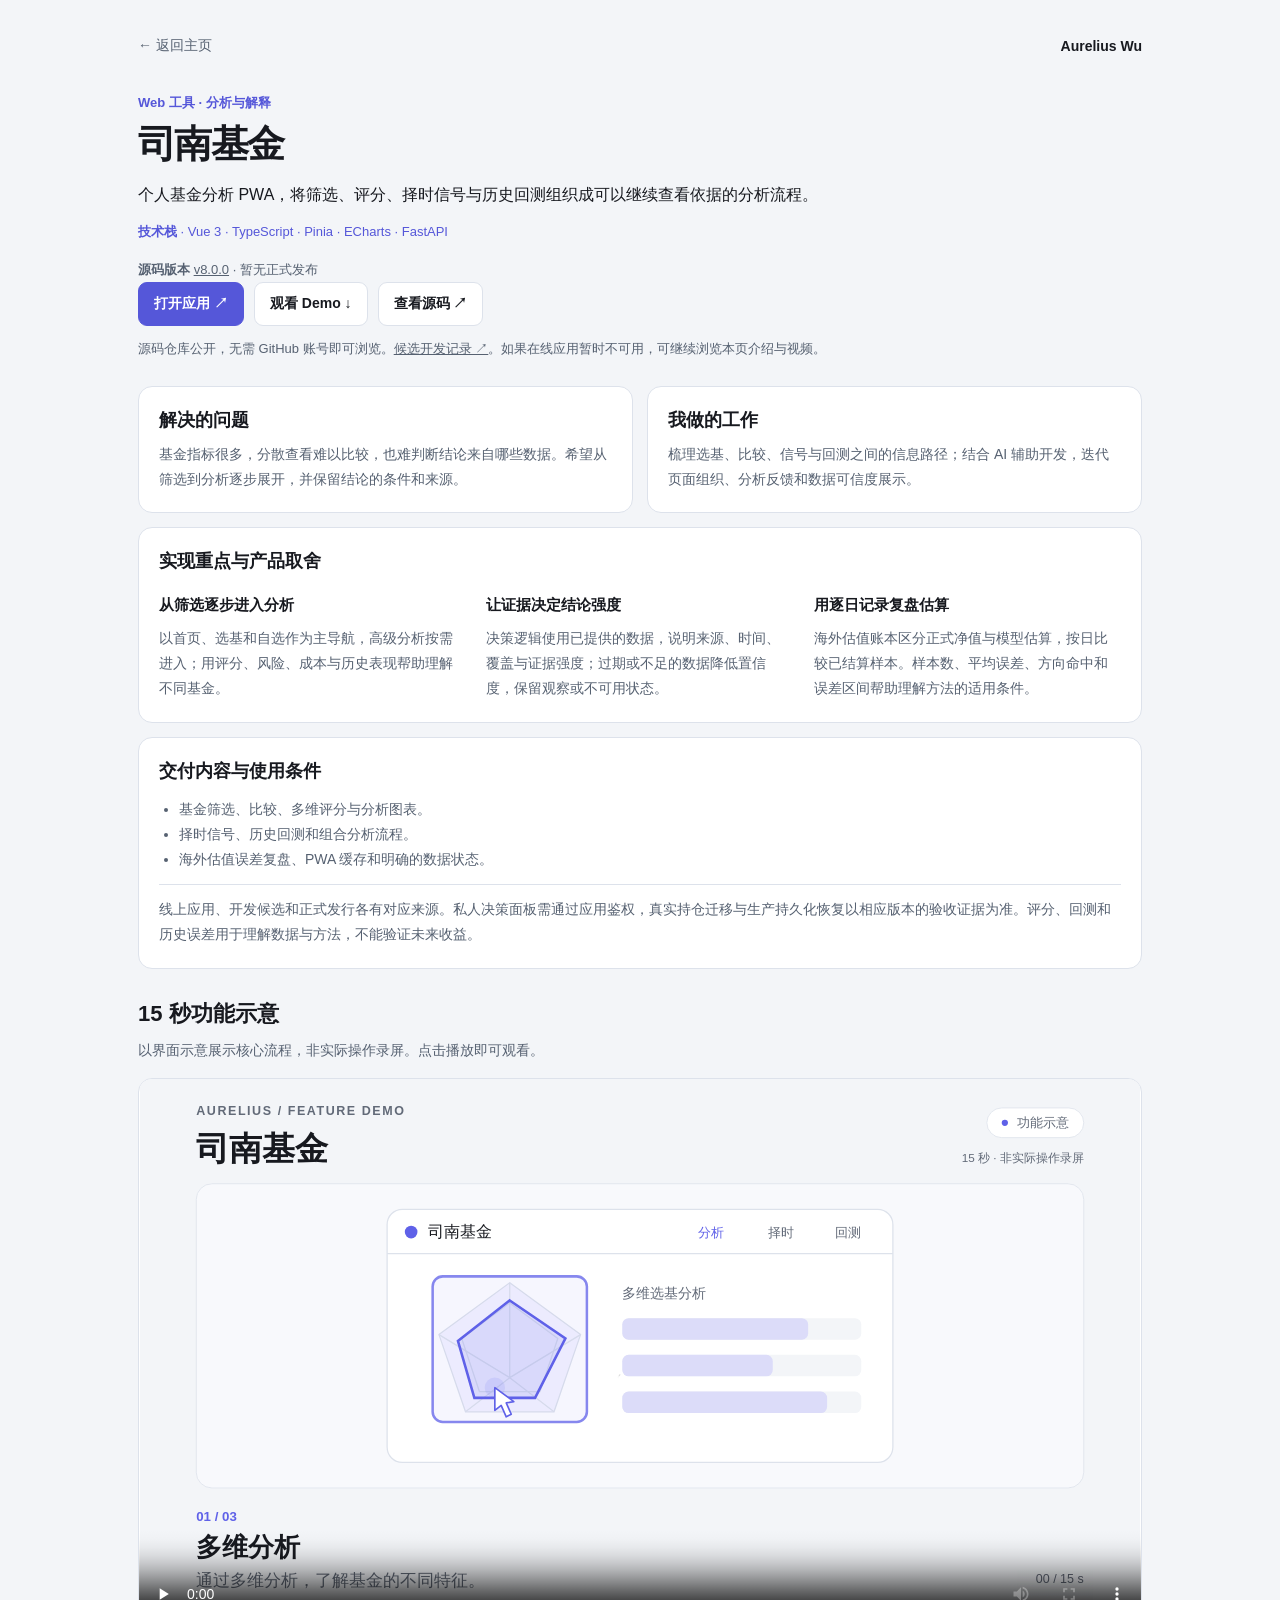
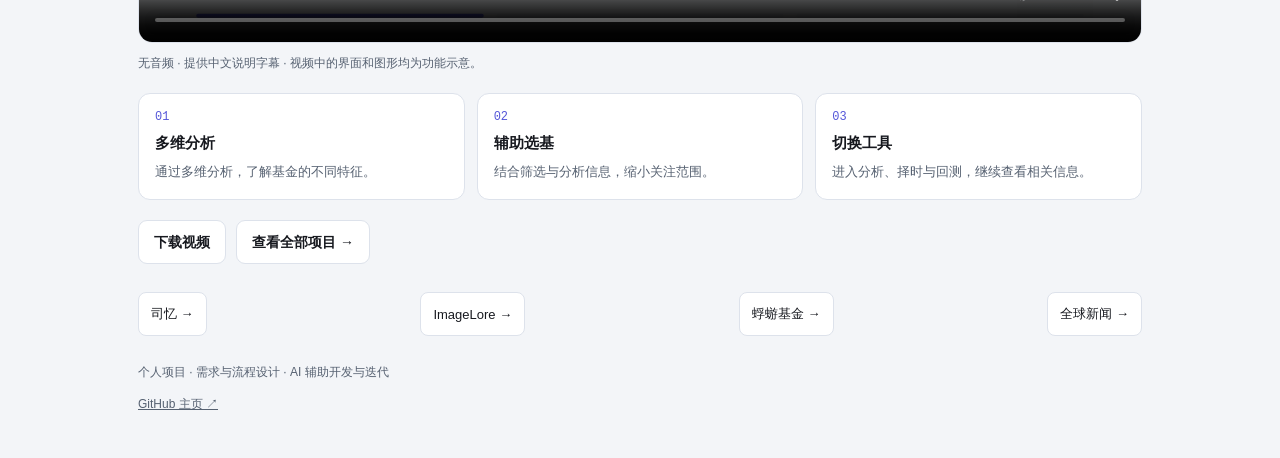
<file: demos/fund-compass.html>
<!DOCTYPE html>
<html lang="zh-CN">
<head>
  <meta charset="UTF-8">
  <meta name="viewport" content="width=device-width, initial-scale=1">
  <meta name="description" content="个人基金分析 PWA，将筛选、评分、择时信号与历史回测组织成可以继续查看依据的分析流程。">
  <meta name="theme-color" content="#f3f5f8">
  <title>司南基金 · 项目案例与 Demo · Aurelius Wu</title>
  <link rel="canonical" href="https://aureliuswu.github.io/demos/fund-compass.html">
  <meta property="og:title" content="司南基金 · Aurelius Wu 的项目案例">
  <meta property="og:description" content="个人基金分析 PWA，将筛选、评分、择时信号与历史回测组织成可以继续查看依据的分析流程。">
  <meta property="og:type" content="website">
  <meta property="og:url" content="https://aureliuswu.github.io/demos/fund-compass.html">
  <style>:root{color-scheme:light;--bg:#f3f5f8;--text:#17191f;--muted:#566171;--line:#dde2eb;--accent:#5557d9;font-family:-apple-system,BlinkMacSystemFont,"Segoe UI","PingFang SC","Microsoft YaHei",sans-serif}
*{box-sizing:border-box}html{scroll-behavior:smooth}body{margin:0;background:var(--bg);color:var(--text);-webkit-font-smoothing:antialiased}a{color:inherit}.page{width:min(100%,1060px);margin:auto;padding:24px 28px 32px}nav{display:flex;align-items:center;justify-content:space-between;gap:16px;margin-bottom:26px}.back{color:var(--muted);text-decoration:none;font-size:14px;min-height:44px;display:inline-flex;align-items:center;padding:10px 0}.back:hover{color:var(--accent)}.brand{font-size:14px;font-weight:700}.eyebrow{margin:0 0 8px;color:var(--accent);font-size:13px;font-weight:650}h1{margin:0;font-size:clamp(28px,5vw,38px);line-height:1.3;letter-spacing:-.04em}.summary{max-width:820px;margin:12px 0;font-size:16px;line-height:1.75}.tech{margin:0 0 16px;color:var(--accent);font-size:13px;line-height:1.7;overflow-wrap:anywhere}.actions{display:flex;align-items:center;flex-wrap:wrap;gap:10px}.primary,.secondary{display:inline-flex;align-items:center;justify-content:center;min-height:44px;padding:10px 15px;border:1px solid var(--line);border-radius:9px;font-size:14px;font-weight:650;line-height:1.5;text-decoration:none}.primary{background:var(--accent);border-color:var(--accent);color:#fff}.secondary{background:#fff}.case-overview{display:grid;grid-template-columns:1fr 1fr;gap:14px;margin:26px 0 14px}.panel{padding:20px;background:#fff;border:1px solid var(--line);border-radius:14px}.panel p,.panel li{color:var(--muted);font-size:14px;line-height:1.8}.panel p{margin:8px 0 0}.panel h2{margin:0;font-size:18px;line-height:1.5}.engineering{margin:14px 0}.decisions{display:grid;grid-template-columns:repeat(3,minmax(0,1fr));gap:20px;list-style:none;margin:16px 0 0;padding:0}.decisions h3{font-size:15px;color:var(--text);margin:0}.decisions p{margin:8px 0 0}.deliverables ul{margin:12px 0;padding-left:20px}.boundary{padding-top:12px;border-top:1px solid var(--line)}.demo{margin-top:30px;scroll-margin-top:20px}.demo>h2{font-size:22px;margin:0}.note{color:var(--muted);font-size:14px;line-height:1.7;margin:10px 0 16px}figure{margin:0}video{display:block;width:100%;height:auto;aspect-ratio:16/9;border:1px solid var(--line);border-radius:14px;background:#fff}figcaption{margin:10px 0;color:var(--muted);font-size:12px;line-height:1.7}.steps{display:grid;grid-template-columns:repeat(3,minmax(0,1fr));gap:12px;margin:20px 0;padding:0;list-style:none}.steps li{padding:16px;background:#fff;border:1px solid var(--line);border-radius:12px}.step-number{display:block;margin-bottom:8px;color:var(--accent);font:12px Consolas,monospace}.steps h3{margin:0 0 6px;font-size:15px;line-height:1.5}.steps p{margin:0;color:var(--muted);font-size:13px;line-height:1.7}.access{color:var(--muted);font-size:13px;line-height:1.7;margin:12px 0 0}a:focus-visible,video:focus-visible{outline:3px solid var(--accent);outline-offset:4px}.related{margin-top:28px;display:flex;flex-wrap:wrap;gap:8px}.related a{display:inline-flex;align-items:center;min-height:44px;padding:9px 12px;border:1px solid var(--line);border-radius:8px;background:#fff;text-decoration:none;font-size:13px}footer{margin-top:26px;color:var(--muted);font-size:12px;line-height:1.7}footer a{display:inline-flex;align-items:center;min-height:44px}@media(max-width:700px){.page{padding:16px}.case-overview,.decisions{grid-template-columns:1fr}.case-overview{margin-top:22px}.decisions{gap:16px}.panel{padding:17px}.steps{grid-template-columns:1fr;gap:8px}.steps li{padding:12px 14px}.step-number{float:left;margin:3px 12px 0 0}.steps p{margin-left:30px}nav{margin-bottom:20px}.demo{scroll-margin-top:16px}}@media(prefers-reduced-motion:reduce){html{scroll-behavior:auto}}</style>
</head>
<body>
  <div class="page">
    <nav aria-label="页面导航"><a class="back" href="../index.html">← 返回主页</a><span class="brand">Aurelius Wu</span></nav>
    <main>
      <p class="eyebrow">Web 工具 · 分析与解释</p>
      <h1>司南基金</h1>
      <p class="summary">个人基金分析 PWA，将筛选、评分、择时信号与历史回测组织成可以继续查看依据的分析流程。</p>
      <p class="tech"><strong>技术栈</strong> · Vue 3 · TypeScript · Pinia · ECharts · FastAPI</p>
      <p class="access project-status"><strong>源码版本</strong> <a href="https://github.com/AureliusWu/fund-compass/blob/main/README.md">v8.0.0</a> · 暂无正式发布</p>
      <div class="actions"><a class="primary" href="https://aureliuswu.github.io/fund-compass/">打开应用 ↗</a><a class="secondary" href="#demo">观看 Demo ↓</a><a class="secondary" href="https://github.com/AureliusWu/fund-compass">查看源码 ↗</a></div>
      <p class="access">源码仓库公开，无需 GitHub 账号即可浏览。<a href="https://github.com/AureliusWu/fund-compass/blob/a20c69a04f03ad8fc213f3e5acc1033ecebeab3d/docs/V9-EXECUTION-LOG.md">候选开发记录 ↗</a>。如果在线应用暂时不可用，可继续浏览本页介绍与视频。</p>
      <div class="case-overview">
        <section class="panel" aria-label="项目背景"><h2>解决的问题</h2><p>基金指标很多，分散查看难以比较，也难判断结论来自哪些数据。希望从筛选到分析逐步展开，并保留结论的条件和来源。</p></section>
        <section class="panel" aria-label="项目工作"><h2>我做的工作</h2><p>梳理选基、比较、信号与回测之间的信息路径；结合 AI 辅助开发，迭代页面组织、分析反馈和数据可信度展示。</p></section>
      </div>
      <section class="panel engineering" aria-label="项目实现">
        <h2>实现重点与产品取舍</h2>
        <ol class="decisions">
          <li><h3>从筛选逐步进入分析</h3><p>以首页、选基和自选作为主导航，高级分析按需进入；用评分、风险、成本与历史表现帮助理解不同基金。</p></li>
          <li><h3>让证据决定结论强度</h3><p>决策逻辑使用已提供的数据，说明来源、时间、覆盖与证据强度；过期或不足的数据降低置信度，保留观察或不可用状态。</p></li>
          <li><h3>用逐日记录复盘估算</h3><p>海外估值账本区分正式净值与模型估算，按日比较已结算样本。样本数、平均误差、方向命中和误差区间帮助理解方法的适用条件。</p></li>
        </ol>
      </section>
      <section class="panel deliverables" aria-label="项目交付与边界">
        <h2>交付内容与使用条件</h2>
        <ul>
          <li>基金筛选、比较、多维评分与分析图表。</li>
          <li>择时信号、历史回测和组合分析流程。</li>
          <li>海外估值误差复盘、PWA 缓存和明确的数据状态。</li>
        </ul>
        <p class="boundary">线上应用、开发候选和正式发行各有对应来源。私人决策面板需通过应用鉴权，真实持仓迁移与生产持久化恢复以相应版本的验收证据为准。评分、回测和历史误差用于理解数据与方法，不能验证未来收益。</p>
      </section>
      <section class="demo" id="demo" aria-labelledby="demo-title">
        <h2 id="demo-title">15 秒功能示意</h2>
        <p class="note">以界面示意展示核心流程，非实际操作录屏。点击播放即可观看。</p>
        <figure>
        <video controls playsinline preload="none" poster="media/fund-compass-poster.svg" width="1280" height="720" aria-label="司南基金 Demo 功能示意视频">
          <source src="media/fund-compass.mp4" type="video/mp4">
          <track kind="captions" src="media/fund-compass.vtt" srclang="zh-CN" label="中文说明" default>
          当前浏览器无法播放视频。<a href="media/fund-compass.mp4">直接打开 MP4 视频</a>。
        </video>
        <figcaption>无音频 · 提供中文说明字幕 · 视频中的界面和图形均为功能示意。</figcaption>
      </figure>
        <ol class="steps" aria-label="视频功能说明">
        <li><span class="step-number">01</span><h3>多维分析</h3><p>通过多维分析，了解基金的不同特征。</p></li>
        <li><span class="step-number">02</span><h3>辅助选基</h3><p>结合筛选与分析信息，缩小关注范围。</p></li>
        <li><span class="step-number">03</span><h3>切换工具</h3><p>进入分析、择时与回测，继续查看相关信息。</p></li>
      </ol>
        <div class="actions"><a class="secondary" href="media/fund-compass.mp4" download="fund-compass-demo.mp4">下载视频</a><a class="secondary" href="../index.html">查看全部项目 →</a></div>
      </section>
      <nav class="related" aria-label="其他项目"><a href="agent.html">司忆 →</a><a href="imagelore.html">ImageLore →</a><a href="fundval.html">蜉蝣基金 →</a><a href="news.html">全球新闻 →</a></nav>
    </main>
    <footer>个人项目 · 需求与流程设计 · AI 辅助开发与迭代<br><a href="https://github.com/AureliusWu">GitHub 主页 ↗</a></footer>
  </div>
</body>
</html>
</file>
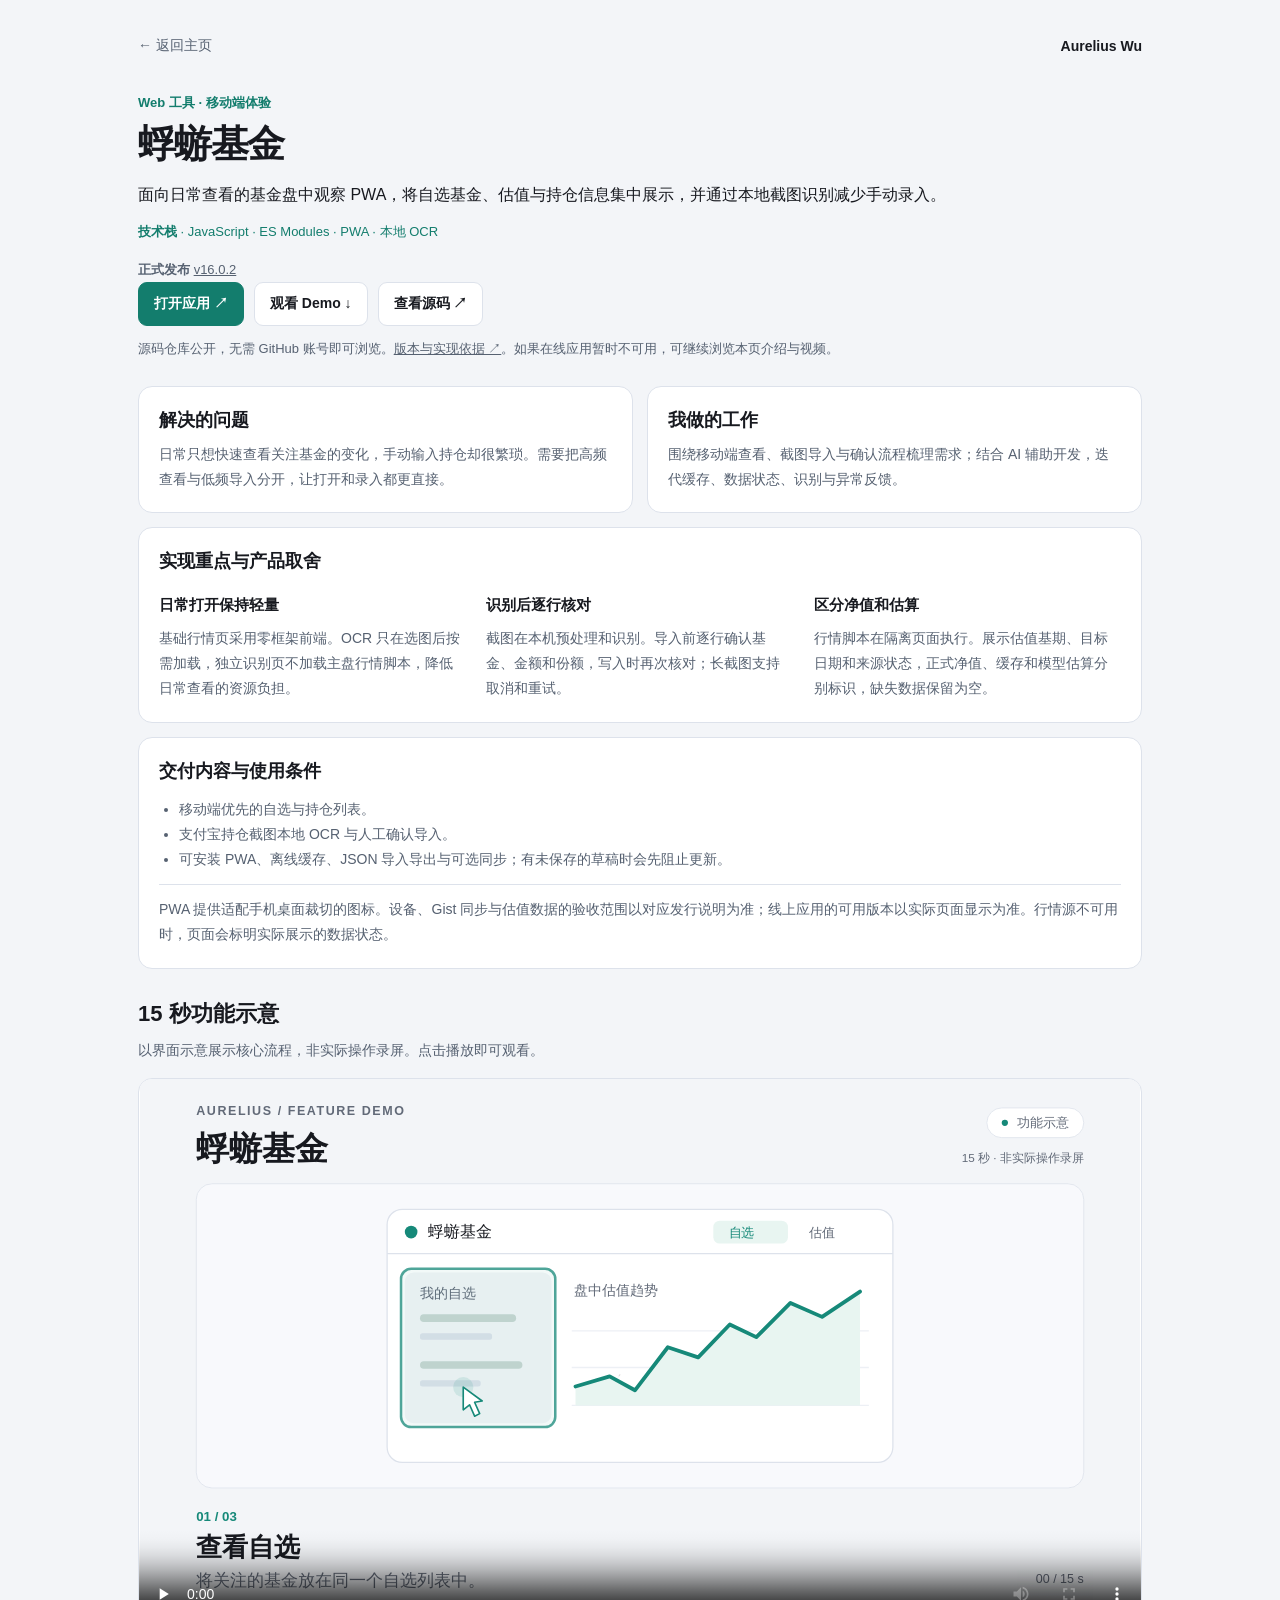
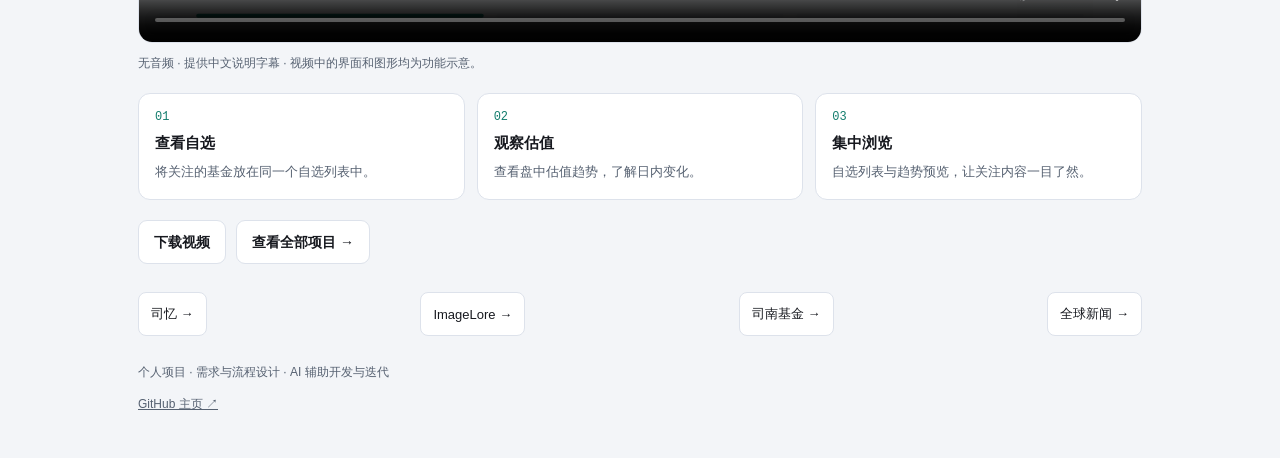
<file: demos/fundval.html>
<!DOCTYPE html>
<html lang="zh-CN">
<head>
  <meta charset="UTF-8">
  <meta name="viewport" content="width=device-width, initial-scale=1">
  <meta name="description" content="面向日常查看的基金盘中观察 PWA，将自选基金、估值与持仓信息集中展示，并通过本地截图识别减少手动录入。">
  <meta name="theme-color" content="#f3f5f8">
  <title>蜉蝣基金 · 项目案例与 Demo · Aurelius Wu</title>
  <link rel="canonical" href="https://aureliuswu.github.io/demos/fundval.html">
  <meta property="og:title" content="蜉蝣基金 · Aurelius Wu 的项目案例">
  <meta property="og:description" content="面向日常查看的基金盘中观察 PWA，将自选基金、估值与持仓信息集中展示，并通过本地截图识别减少手动录入。">
  <meta property="og:type" content="website">
  <meta property="og:url" content="https://aureliuswu.github.io/demos/fundval.html">
  <style>:root{color-scheme:light;--bg:#f3f5f8;--text:#17191f;--muted:#566171;--line:#dde2eb;--accent:#137d6d;font-family:-apple-system,BlinkMacSystemFont,"Segoe UI","PingFang SC","Microsoft YaHei",sans-serif}
*{box-sizing:border-box}html{scroll-behavior:smooth}body{margin:0;background:var(--bg);color:var(--text);-webkit-font-smoothing:antialiased}a{color:inherit}.page{width:min(100%,1060px);margin:auto;padding:24px 28px 32px}nav{display:flex;align-items:center;justify-content:space-between;gap:16px;margin-bottom:26px}.back{color:var(--muted);text-decoration:none;font-size:14px;min-height:44px;display:inline-flex;align-items:center;padding:10px 0}.back:hover{color:var(--accent)}.brand{font-size:14px;font-weight:700}.eyebrow{margin:0 0 8px;color:var(--accent);font-size:13px;font-weight:650}h1{margin:0;font-size:clamp(28px,5vw,38px);line-height:1.3;letter-spacing:-.04em}.summary{max-width:820px;margin:12px 0;font-size:16px;line-height:1.75}.tech{margin:0 0 16px;color:var(--accent);font-size:13px;line-height:1.7;overflow-wrap:anywhere}.actions{display:flex;align-items:center;flex-wrap:wrap;gap:10px}.primary,.secondary{display:inline-flex;align-items:center;justify-content:center;min-height:44px;padding:10px 15px;border:1px solid var(--line);border-radius:9px;font-size:14px;font-weight:650;line-height:1.5;text-decoration:none}.primary{background:var(--accent);border-color:var(--accent);color:#fff}.secondary{background:#fff}.case-overview{display:grid;grid-template-columns:1fr 1fr;gap:14px;margin:26px 0 14px}.panel{padding:20px;background:#fff;border:1px solid var(--line);border-radius:14px}.panel p,.panel li{color:var(--muted);font-size:14px;line-height:1.8}.panel p{margin:8px 0 0}.panel h2{margin:0;font-size:18px;line-height:1.5}.engineering{margin:14px 0}.decisions{display:grid;grid-template-columns:repeat(3,minmax(0,1fr));gap:20px;list-style:none;margin:16px 0 0;padding:0}.decisions h3{font-size:15px;color:var(--text);margin:0}.decisions p{margin:8px 0 0}.deliverables ul{margin:12px 0;padding-left:20px}.boundary{padding-top:12px;border-top:1px solid var(--line)}.demo{margin-top:30px;scroll-margin-top:20px}.demo>h2{font-size:22px;margin:0}.note{color:var(--muted);font-size:14px;line-height:1.7;margin:10px 0 16px}figure{margin:0}video{display:block;width:100%;height:auto;aspect-ratio:16/9;border:1px solid var(--line);border-radius:14px;background:#fff}figcaption{margin:10px 0;color:var(--muted);font-size:12px;line-height:1.7}.steps{display:grid;grid-template-columns:repeat(3,minmax(0,1fr));gap:12px;margin:20px 0;padding:0;list-style:none}.steps li{padding:16px;background:#fff;border:1px solid var(--line);border-radius:12px}.step-number{display:block;margin-bottom:8px;color:var(--accent);font:12px Consolas,monospace}.steps h3{margin:0 0 6px;font-size:15px;line-height:1.5}.steps p{margin:0;color:var(--muted);font-size:13px;line-height:1.7}.access{color:var(--muted);font-size:13px;line-height:1.7;margin:12px 0 0}a:focus-visible,video:focus-visible{outline:3px solid var(--accent);outline-offset:4px}.related{margin-top:28px;display:flex;flex-wrap:wrap;gap:8px}.related a{display:inline-flex;align-items:center;min-height:44px;padding:9px 12px;border:1px solid var(--line);border-radius:8px;background:#fff;text-decoration:none;font-size:13px}footer{margin-top:26px;color:var(--muted);font-size:12px;line-height:1.7}footer a{display:inline-flex;align-items:center;min-height:44px}@media(max-width:700px){.page{padding:16px}.case-overview,.decisions{grid-template-columns:1fr}.case-overview{margin-top:22px}.decisions{gap:16px}.panel{padding:17px}.steps{grid-template-columns:1fr;gap:8px}.steps li{padding:12px 14px}.step-number{float:left;margin:3px 12px 0 0}.steps p{margin-left:30px}nav{margin-bottom:20px}.demo{scroll-margin-top:16px}}@media(prefers-reduced-motion:reduce){html{scroll-behavior:auto}}</style>
</head>
<body>
  <div class="page">
    <nav aria-label="页面导航"><a class="back" href="../index.html">← 返回主页</a><span class="brand">Aurelius Wu</span></nav>
    <main>
      <p class="eyebrow">Web 工具 · 移动端体验</p>
      <h1>蜉蝣基金</h1>
      <p class="summary">面向日常查看的基金盘中观察 PWA，将自选基金、估值与持仓信息集中展示，并通过本地截图识别减少手动录入。</p>
      <p class="tech"><strong>技术栈</strong> · JavaScript · ES Modules · PWA · 本地 OCR</p>
      <p class="access project-status"><strong>正式发布</strong> <a href="https://github.com/AureliusWu/FundVal/releases/tag/v16.0.2">v16.0.2</a></p>
      <div class="actions"><a class="primary" href="https://aureliuswu.github.io/FundVal/">打开应用 ↗</a><a class="secondary" href="#demo">观看 Demo ↓</a><a class="secondary" href="https://github.com/AureliusWu/FundVal">查看源码 ↗</a></div>
      <p class="access">源码仓库公开，无需 GitHub 账号即可浏览。<a href="https://github.com/AureliusWu/FundVal/blob/9bb78660431af549dc5ea144c05bc0306a452b1a/CHANGELOG.md">版本与实现依据 ↗</a>。如果在线应用暂时不可用，可继续浏览本页介绍与视频。</p>
      <div class="case-overview">
        <section class="panel" aria-label="项目背景"><h2>解决的问题</h2><p>日常只想快速查看关注基金的变化，手动输入持仓却很繁琐。需要把高频查看与低频导入分开，让打开和录入都更直接。</p></section>
        <section class="panel" aria-label="项目工作"><h2>我做的工作</h2><p>围绕移动端查看、截图导入与确认流程梳理需求；结合 AI 辅助开发，迭代缓存、数据状态、识别与异常反馈。</p></section>
      </div>
      <section class="panel engineering" aria-label="项目实现">
        <h2>实现重点与产品取舍</h2>
        <ol class="decisions">
          <li><h3>日常打开保持轻量</h3><p>基础行情页采用零框架前端。OCR 只在选图后按需加载，独立识别页不加载主盘行情脚本，降低日常查看的资源负担。</p></li>
          <li><h3>识别后逐行核对</h3><p>截图在本机预处理和识别。导入前逐行确认基金、金额和份额，写入时再次核对；长截图支持取消和重试。</p></li>
          <li><h3>区分净值和估算</h3><p>行情脚本在隔离页面执行。展示估值基期、目标日期和来源状态，正式净值、缓存和模型估算分别标识，缺失数据保留为空。</p></li>
        </ol>
      </section>
      <section class="panel deliverables" aria-label="项目交付与边界">
        <h2>交付内容与使用条件</h2>
        <ul>
          <li>移动端优先的自选与持仓列表。</li>
          <li>支付宝持仓截图本地 OCR 与人工确认导入。</li>
          <li>可安装 PWA、离线缓存、JSON 导入导出与可选同步；有未保存的草稿时会先阻止更新。</li>
        </ul>
        <p class="boundary">PWA 提供适配手机桌面裁切的图标。设备、Gist 同步与估值数据的验收范围以对应发行说明为准；线上应用的可用版本以实际页面显示为准。行情源不可用时，页面会标明实际展示的数据状态。</p>
      </section>
      <section class="demo" id="demo" aria-labelledby="demo-title">
        <h2 id="demo-title">15 秒功能示意</h2>
        <p class="note">以界面示意展示核心流程，非实际操作录屏。点击播放即可观看。</p>
        <figure>
        <video controls playsinline preload="none" poster="media/fundval-poster.svg" width="1280" height="720" aria-label="蜉蝣基金 Demo 功能示意视频">
          <source src="media/fundval.mp4" type="video/mp4">
          <track kind="captions" src="media/fundval.vtt" srclang="zh-CN" label="中文说明" default>
          当前浏览器无法播放视频。<a href="media/fundval.mp4">直接打开 MP4 视频</a>。
        </video>
        <figcaption>无音频 · 提供中文说明字幕 · 视频中的界面和图形均为功能示意。</figcaption>
      </figure>
        <ol class="steps" aria-label="视频功能说明">
        <li><span class="step-number">01</span><h3>查看自选</h3><p>将关注的基金放在同一个自选列表中。</p></li>
        <li><span class="step-number">02</span><h3>观察估值</h3><p>查看盘中估值趋势，了解日内变化。</p></li>
        <li><span class="step-number">03</span><h3>集中浏览</h3><p>自选列表与趋势预览，让关注内容一目了然。</p></li>
      </ol>
        <div class="actions"><a class="secondary" href="media/fundval.mp4" download="fundval-demo.mp4">下载视频</a><a class="secondary" href="../index.html">查看全部项目 →</a></div>
      </section>
      <nav class="related" aria-label="其他项目"><a href="agent.html">司忆 →</a><a href="imagelore.html">ImageLore →</a><a href="fund-compass.html">司南基金 →</a><a href="news.html">全球新闻 →</a></nav>
    </main>
    <footer>个人项目 · 需求与流程设计 · AI 辅助开发与迭代<br><a href="https://github.com/AureliusWu">GitHub 主页 ↗</a></footer>
  </div>
</body>
</html>
</file>
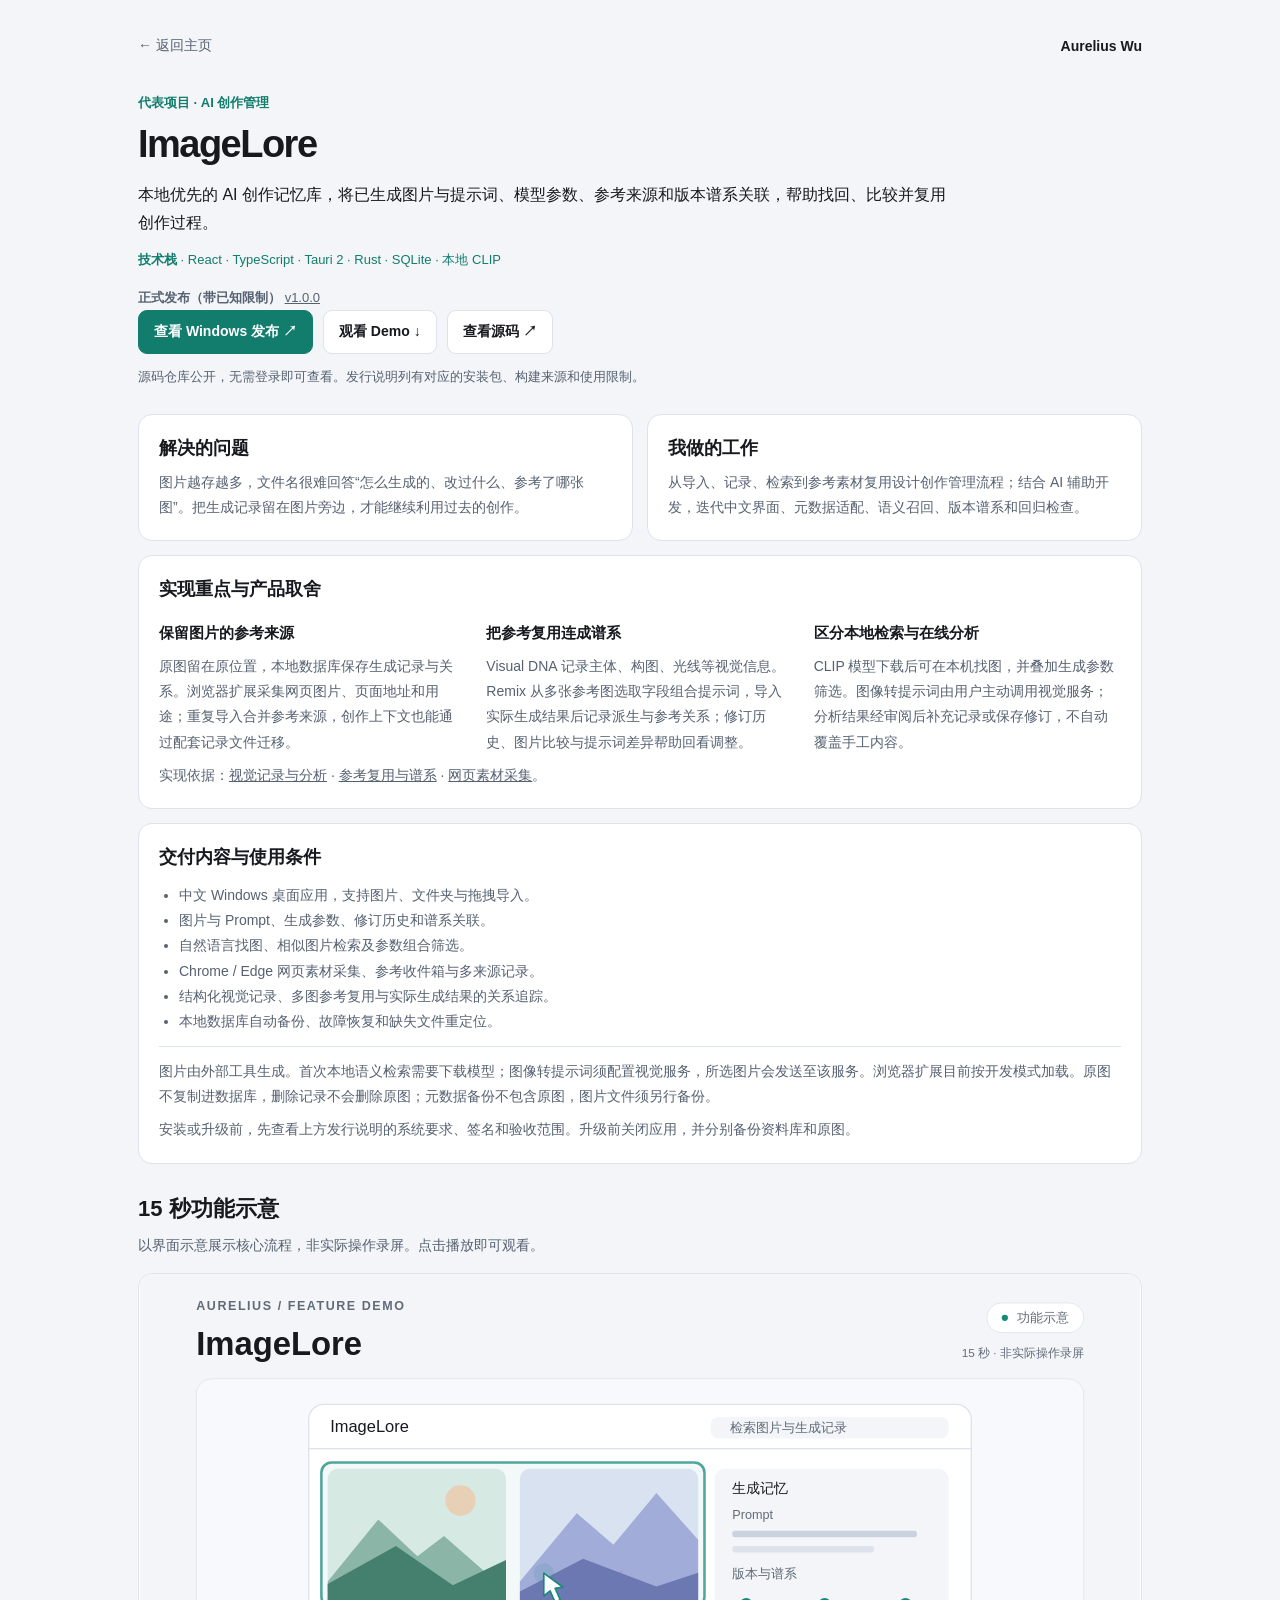
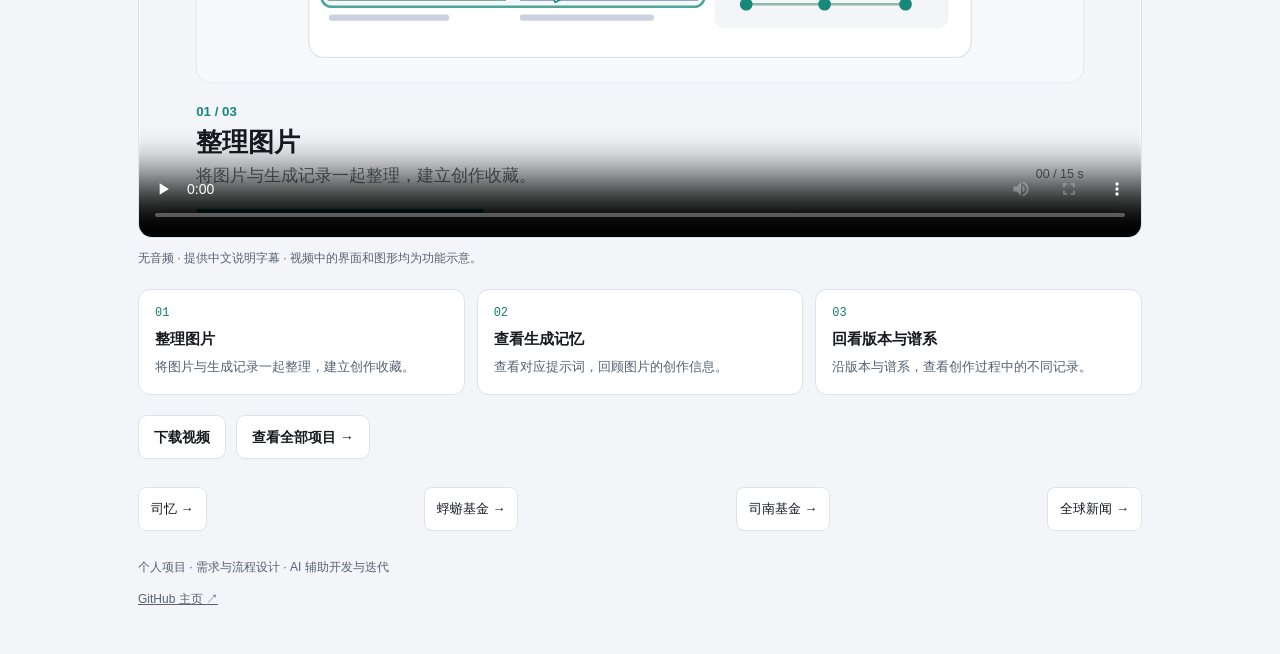
<file: demos/imagelore.html>
<!DOCTYPE html>
<html lang="zh-CN">
<head>
  <meta charset="UTF-8">
  <meta name="viewport" content="width=device-width, initial-scale=1">
  <meta name="description" content="本地优先的 AI 创作记忆库，将已生成图片与提示词、模型参数、参考来源和版本谱系关联，帮助找回、比较并复用创作过程。">
  <meta name="theme-color" content="#f3f5f8">
  <title>ImageLore · 项目案例与 Demo · Aurelius Wu</title>
  <link rel="canonical" href="https://aureliuswu.github.io/demos/imagelore.html">
  <meta property="og:title" content="ImageLore · Aurelius Wu 的项目案例">
  <meta property="og:description" content="本地优先的 AI 创作记忆库，将已生成图片与提示词、模型参数、参考来源和版本谱系关联，帮助找回、比较并复用创作过程。">
  <meta property="og:type" content="website">
  <meta property="og:url" content="https://aureliuswu.github.io/demos/imagelore.html">
  <style>:root{color-scheme:light;--bg:#f3f5f8;--text:#17191f;--muted:#566171;--line:#dde2eb;--accent:#137d6d;font-family:-apple-system,BlinkMacSystemFont,"Segoe UI","PingFang SC","Microsoft YaHei",sans-serif}
*{box-sizing:border-box}html{scroll-behavior:smooth}body{margin:0;background:var(--bg);color:var(--text);-webkit-font-smoothing:antialiased}a{color:inherit}.page{width:min(100%,1060px);margin:auto;padding:24px 28px 32px}nav{display:flex;align-items:center;justify-content:space-between;gap:16px;margin-bottom:26px}.back{color:var(--muted);text-decoration:none;font-size:14px;min-height:44px;display:inline-flex;align-items:center;padding:10px 0}.back:hover{color:var(--accent)}.brand{font-size:14px;font-weight:700}.eyebrow{margin:0 0 8px;color:var(--accent);font-size:13px;font-weight:650}h1{margin:0;font-size:clamp(28px,5vw,38px);line-height:1.3;letter-spacing:-.04em}.summary{max-width:820px;margin:12px 0;font-size:16px;line-height:1.75}.tech{margin:0 0 16px;color:var(--accent);font-size:13px;line-height:1.7;overflow-wrap:anywhere}.actions{display:flex;align-items:center;flex-wrap:wrap;gap:10px}.primary,.secondary{display:inline-flex;align-items:center;justify-content:center;min-height:44px;padding:10px 15px;border:1px solid var(--line);border-radius:9px;font-size:14px;font-weight:650;line-height:1.5;text-decoration:none}.primary{background:var(--accent);border-color:var(--accent);color:#fff}.secondary{background:#fff}.case-overview{display:grid;grid-template-columns:1fr 1fr;gap:14px;margin:26px 0 14px}.panel{padding:20px;background:#fff;border:1px solid var(--line);border-radius:14px}.panel p,.panel li{color:var(--muted);font-size:14px;line-height:1.8}.panel p{margin:8px 0 0}.panel h2{margin:0;font-size:18px;line-height:1.5}.engineering{margin:14px 0}.decisions{display:grid;grid-template-columns:repeat(3,minmax(0,1fr));gap:20px;list-style:none;margin:16px 0 0;padding:0}.decisions h3{font-size:15px;color:var(--text);margin:0}.decisions p{margin:8px 0 0}.deliverables ul{margin:12px 0;padding-left:20px}.boundary{padding-top:12px;border-top:1px solid var(--line)}.demo{margin-top:30px;scroll-margin-top:20px}.demo>h2{font-size:22px;margin:0}.note{color:var(--muted);font-size:14px;line-height:1.7;margin:10px 0 16px}figure{margin:0}video{display:block;width:100%;height:auto;aspect-ratio:16/9;border:1px solid var(--line);border-radius:14px;background:#fff}figcaption{margin:10px 0;color:var(--muted);font-size:12px;line-height:1.7}.steps{display:grid;grid-template-columns:repeat(3,minmax(0,1fr));gap:12px;margin:20px 0;padding:0;list-style:none}.steps li{padding:16px;background:#fff;border:1px solid var(--line);border-radius:12px}.step-number{display:block;margin-bottom:8px;color:var(--accent);font:12px Consolas,monospace}.steps h3{margin:0 0 6px;font-size:15px;line-height:1.5}.steps p{margin:0;color:var(--muted);font-size:13px;line-height:1.7}.access{color:var(--muted);font-size:13px;line-height:1.7;margin:12px 0 0}a:focus-visible,video:focus-visible{outline:3px solid var(--accent);outline-offset:4px}.related{margin-top:28px;display:flex;flex-wrap:wrap;gap:8px}.related a{display:inline-flex;align-items:center;min-height:44px;padding:9px 12px;border:1px solid var(--line);border-radius:8px;background:#fff;text-decoration:none;font-size:13px}footer{margin-top:26px;color:var(--muted);font-size:12px;line-height:1.7}footer a{display:inline-flex;align-items:center;min-height:44px}@media(max-width:700px){.page{padding:16px}.case-overview,.decisions{grid-template-columns:1fr}.case-overview{margin-top:22px}.decisions{gap:16px}.panel{padding:17px}.steps{grid-template-columns:1fr;gap:8px}.steps li{padding:12px 14px}.step-number{float:left;margin:3px 12px 0 0}.steps p{margin-left:30px}nav{margin-bottom:20px}.demo{scroll-margin-top:16px}}@media(prefers-reduced-motion:reduce){html{scroll-behavior:auto}}</style>
</head>
<body>
  <div class="page">
    <nav aria-label="页面导航"><a class="back" href="../index.html">← 返回主页</a><span class="brand">Aurelius Wu</span></nav>
    <main>
      <p class="eyebrow">代表项目 · AI 创作管理</p>
      <h1>ImageLore</h1>
      <p class="summary">本地优先的 AI 创作记忆库，将已生成图片与提示词、模型参数、参考来源和版本谱系关联，帮助找回、比较并复用创作过程。</p>
      <p class="tech"><strong>技术栈</strong> · React · TypeScript · Tauri 2 · Rust · SQLite · 本地 CLIP</p>
      <p class="access project-status"><strong>正式发布（带已知限制）</strong> <a href="https://github.com/AureliusWu/ImageLore/releases/tag/v1.0.0">v1.0.0</a></p>
      <div class="actions"><a class="primary" data-release-link href="https://github.com/AureliusWu/ImageLore/releases/tag/v1.0.0">查看 Windows 发布 ↗</a><a class="secondary" href="#demo">观看 Demo ↓</a><a class="secondary" href="https://github.com/AureliusWu/ImageLore">查看源码 ↗</a></div>
      <p class="access">源码仓库公开，无需登录即可查看。发行说明列有对应的安装包、构建来源和使用限制。</p>
      <div class="case-overview">
        <section class="panel" aria-label="项目背景"><h2>解决的问题</h2><p>图片越存越多，文件名很难回答“怎么生成的、改过什么、参考了哪张图”。把生成记录留在图片旁边，才能继续利用过去的创作。</p></section>
        <section class="panel" aria-label="项目工作"><h2>我做的工作</h2><p>从导入、记录、检索到参考素材复用设计创作管理流程；结合 AI 辅助开发，迭代中文界面、元数据适配、语义召回、版本谱系和回归检查。</p></section>
      </div>
      <section class="panel engineering" aria-label="项目实现">
        <h2>实现重点与产品取舍</h2>
        <ol class="decisions">
          <li><h3>保留图片的参考来源</h3><p>原图留在原位置，本地数据库保存生成记录与关系。浏览器扩展采集网页图片、页面地址和用途；重复导入合并参考来源，创作上下文也能通过配套记录文件迁移。</p></li>
          <li><h3>把参考复用连成谱系</h3><p>Visual DNA 记录主体、构图、光线等视觉信息。Remix 从多张参考图选取字段组合提示词，导入实际生成结果后记录派生与参考关系；修订历史、图片比较与提示词差异帮助回看调整。</p></li>
          <li><h3>区分本地检索与在线分析</h3><p>CLIP 模型下载后可在本机找图，并叠加生成参数筛选。图像转提示词由用户主动调用视觉服务；分析结果经审阅后补充记录或保存修订，不自动覆盖手工内容。</p></li>
        </ol>
        <p class="access">实现依据：<a href="https://github.com/AureliusWu/ImageLore/blob/d2cfc67ea402969b28c1ea1bba0a9148583cc696/src-tauri/src/vision.rs">视觉记录与分析</a> · <a href="https://github.com/AureliusWu/ImageLore/blob/d2cfc67ea402969b28c1ea1bba0a9148583cc696/src-tauri/src/remix.rs">参考复用与谱系</a> · <a href="https://github.com/AureliusWu/ImageLore/blob/d2cfc67ea402969b28c1ea1bba0a9148583cc696/browser-extension/background.js">网页素材采集</a>。</p>
      </section>
      <section class="panel deliverables" aria-label="项目交付与边界">
        <h2>交付内容与使用条件</h2>
        <ul>
          <li>中文 Windows 桌面应用，支持图片、文件夹与拖拽导入。</li>
          <li>图片与 Prompt、生成参数、修订历史和谱系关联。</li>
          <li>自然语言找图、相似图片检索及参数组合筛选。</li>
          <li>Chrome / Edge 网页素材采集、参考收件箱与多来源记录。</li>
          <li>结构化视觉记录、多图参考复用与实际生成结果的关系追踪。</li>
          <li>本地数据库自动备份、故障恢复和缺失文件重定位。</li>
        </ul>
        <p class="boundary">图片由外部工具生成。首次本地语义检索需要下载模型；图像转提示词须配置视觉服务，所选图片会发送至该服务。浏览器扩展目前按开发模式加载。原图不复制进数据库，删除记录不会删除原图；元数据备份不包含原图，图片文件须另行备份。</p>
        <p class="access">安装或升级前，先查看上方发行说明的系统要求、签名和验收范围。升级前关闭应用，并分别备份资料库和原图。</p>
      </section>
      <section class="demo" id="demo" aria-labelledby="demo-title">
        <h2 id="demo-title">15 秒功能示意</h2>
        <p class="note">以界面示意展示核心流程，非实际操作录屏。点击播放即可观看。</p>
        <figure>
        <video controls playsinline preload="none" poster="media/imagelore-poster.svg" width="1280" height="720" aria-label="ImageLore Demo 功能示意视频">
          <source src="media/imagelore.mp4" type="video/mp4">
          <track kind="captions" src="media/imagelore.vtt" srclang="zh-CN" label="中文说明" default>
          当前浏览器无法播放视频。<a href="media/imagelore.mp4">直接打开 MP4 视频</a>。
        </video>
        <figcaption>无音频 · 提供中文说明字幕 · 视频中的界面和图形均为功能示意。</figcaption>
      </figure>
        <ol class="steps" aria-label="视频功能说明">
        <li><span class="step-number">01</span><h3>整理图片</h3><p>将图片与生成记录一起整理，建立创作收藏。</p></li>
        <li><span class="step-number">02</span><h3>查看生成记忆</h3><p>查看对应提示词，回顾图片的创作信息。</p></li>
        <li><span class="step-number">03</span><h3>回看版本与谱系</h3><p>沿版本与谱系，查看创作过程中的不同记录。</p></li>
      </ol>
        <div class="actions"><a class="secondary" href="media/imagelore.mp4" download="imagelore-demo.mp4">下载视频</a><a class="secondary" href="../index.html">查看全部项目 →</a></div>
      </section>
      <nav class="related" aria-label="其他项目"><a href="agent.html">司忆 →</a><a href="fundval.html">蜉蝣基金 →</a><a href="fund-compass.html">司南基金 →</a><a href="news.html">全球新闻 →</a></nav>
    </main>
    <footer>个人项目 · 需求与流程设计 · AI 辅助开发与迭代<br><a href="https://github.com/AureliusWu">GitHub 主页 ↗</a></footer>
  </div>
</body>
</html>
</file>
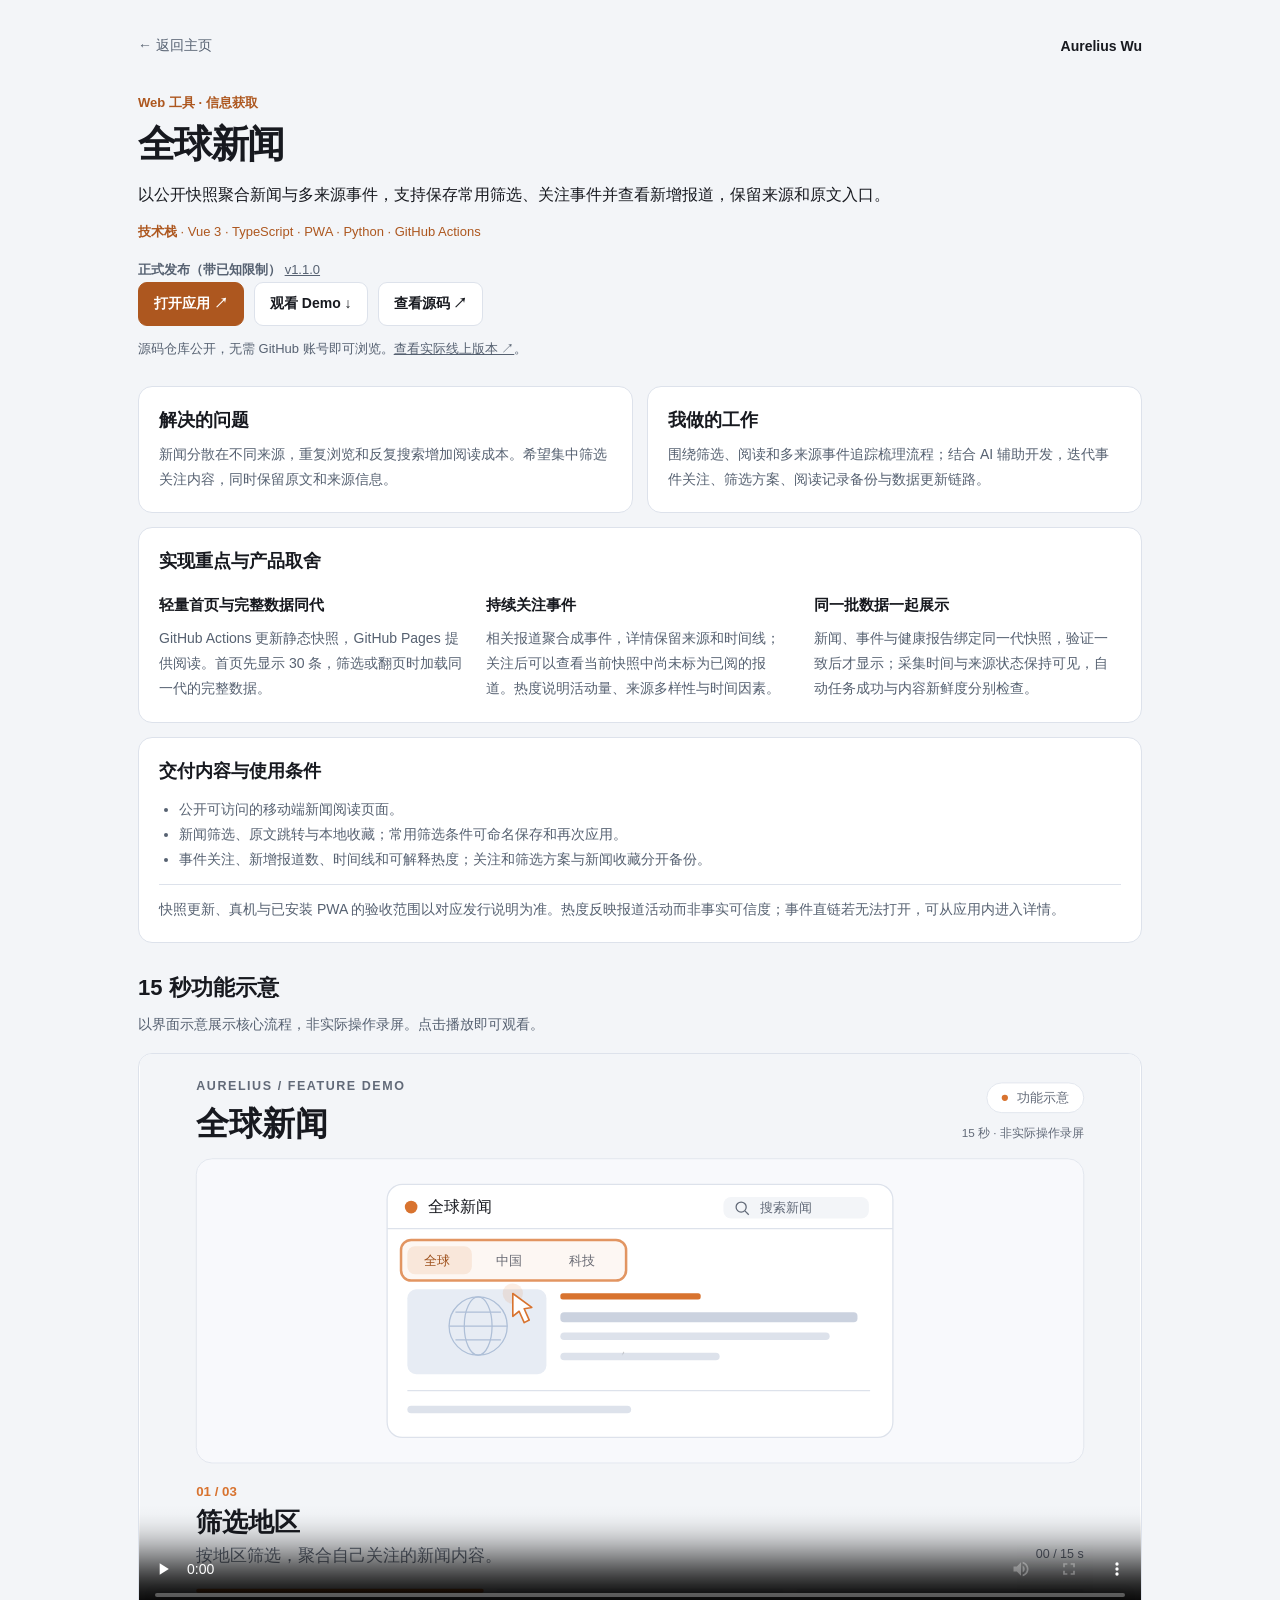
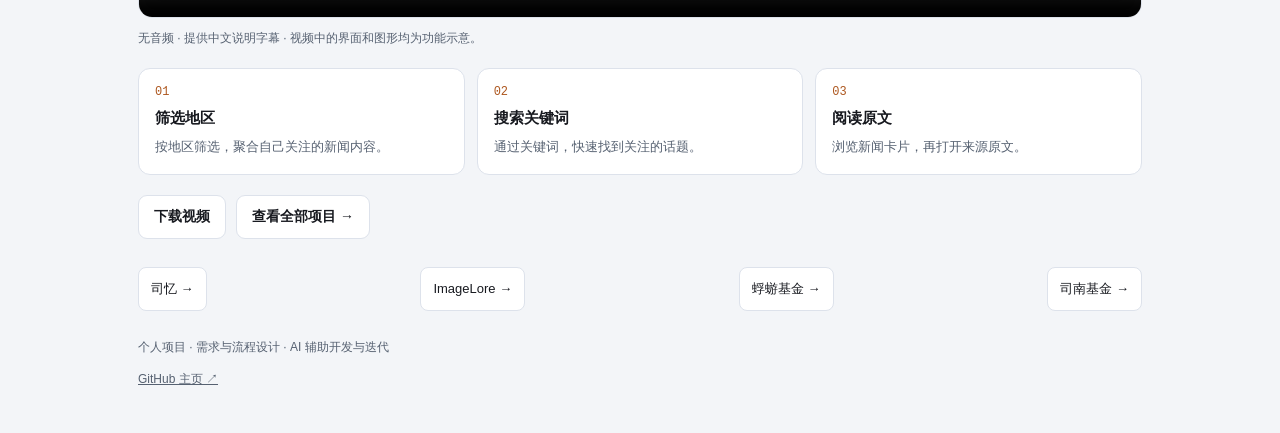
<file: demos/news.html>
<!DOCTYPE html>
<html lang="zh-CN">
<head>
  <meta charset="UTF-8">
  <meta name="viewport" content="width=device-width, initial-scale=1">
  <meta name="description" content="以公开快照聚合新闻与多来源事件，支持保存常用筛选、关注事件并查看新增报道，保留来源和原文入口。">
  <meta name="theme-color" content="#f3f5f8">
  <title>全球新闻 · 项目案例与 Demo · Aurelius Wu</title>
  <link rel="canonical" href="https://aureliuswu.github.io/demos/news.html">
  <meta property="og:title" content="全球新闻 · Aurelius Wu 的项目案例">
  <meta property="og:description" content="以公开快照聚合新闻与多来源事件，支持保存常用筛选、关注事件并查看新增报道，保留来源和原文入口。">
  <meta property="og:type" content="website">
  <meta property="og:url" content="https://aureliuswu.github.io/demos/news.html">
  <style>:root{color-scheme:light;--bg:#f3f5f8;--text:#17191f;--muted:#566171;--line:#dde2eb;--accent:#ad571f;font-family:-apple-system,BlinkMacSystemFont,"Segoe UI","PingFang SC","Microsoft YaHei",sans-serif}
*{box-sizing:border-box}html{scroll-behavior:smooth}body{margin:0;background:var(--bg);color:var(--text);-webkit-font-smoothing:antialiased}a{color:inherit}.page{width:min(100%,1060px);margin:auto;padding:24px 28px 32px}nav{display:flex;align-items:center;justify-content:space-between;gap:16px;margin-bottom:26px}.back{color:var(--muted);text-decoration:none;font-size:14px;min-height:44px;display:inline-flex;align-items:center;padding:10px 0}.back:hover{color:var(--accent)}.brand{font-size:14px;font-weight:700}.eyebrow{margin:0 0 8px;color:var(--accent);font-size:13px;font-weight:650}h1{margin:0;font-size:clamp(28px,5vw,38px);line-height:1.3;letter-spacing:-.04em}.summary{max-width:820px;margin:12px 0;font-size:16px;line-height:1.75}.tech{margin:0 0 16px;color:var(--accent);font-size:13px;line-height:1.7;overflow-wrap:anywhere}.actions{display:flex;align-items:center;flex-wrap:wrap;gap:10px}.primary,.secondary{display:inline-flex;align-items:center;justify-content:center;min-height:44px;padding:10px 15px;border:1px solid var(--line);border-radius:9px;font-size:14px;font-weight:650;line-height:1.5;text-decoration:none}.primary{background:var(--accent);border-color:var(--accent);color:#fff}.secondary{background:#fff}.case-overview{display:grid;grid-template-columns:1fr 1fr;gap:14px;margin:26px 0 14px}.panel{padding:20px;background:#fff;border:1px solid var(--line);border-radius:14px}.panel p,.panel li{color:var(--muted);font-size:14px;line-height:1.8}.panel p{margin:8px 0 0}.panel h2{margin:0;font-size:18px;line-height:1.5}.engineering{margin:14px 0}.decisions{display:grid;grid-template-columns:repeat(3,minmax(0,1fr));gap:20px;list-style:none;margin:16px 0 0;padding:0}.decisions h3{font-size:15px;color:var(--text);margin:0}.decisions p{margin:8px 0 0}.deliverables ul{margin:12px 0;padding-left:20px}.boundary{padding-top:12px;border-top:1px solid var(--line)}.demo{margin-top:30px;scroll-margin-top:20px}.demo>h2{font-size:22px;margin:0}.note{color:var(--muted);font-size:14px;line-height:1.7;margin:10px 0 16px}figure{margin:0}video{display:block;width:100%;height:auto;aspect-ratio:16/9;border:1px solid var(--line);border-radius:14px;background:#fff}figcaption{margin:10px 0;color:var(--muted);font-size:12px;line-height:1.7}.steps{display:grid;grid-template-columns:repeat(3,minmax(0,1fr));gap:12px;margin:20px 0;padding:0;list-style:none}.steps li{padding:16px;background:#fff;border:1px solid var(--line);border-radius:12px}.step-number{display:block;margin-bottom:8px;color:var(--accent);font:12px Consolas,monospace}.steps h3{margin:0 0 6px;font-size:15px;line-height:1.5}.steps p{margin:0;color:var(--muted);font-size:13px;line-height:1.7}.access{color:var(--muted);font-size:13px;line-height:1.7;margin:12px 0 0}a:focus-visible,video:focus-visible{outline:3px solid var(--accent);outline-offset:4px}.related{margin-top:28px;display:flex;flex-wrap:wrap;gap:8px}.related a{display:inline-flex;align-items:center;min-height:44px;padding:9px 12px;border:1px solid var(--line);border-radius:8px;background:#fff;text-decoration:none;font-size:13px}footer{margin-top:26px;color:var(--muted);font-size:12px;line-height:1.7}footer a{display:inline-flex;align-items:center;min-height:44px}@media(max-width:700px){.page{padding:16px}.case-overview,.decisions{grid-template-columns:1fr}.case-overview{margin-top:22px}.decisions{gap:16px}.panel{padding:17px}.steps{grid-template-columns:1fr;gap:8px}.steps li{padding:12px 14px}.step-number{float:left;margin:3px 12px 0 0}.steps p{margin-left:30px}nav{margin-bottom:20px}.demo{scroll-margin-top:16px}}@media(prefers-reduced-motion:reduce){html{scroll-behavior:auto}}</style>
</head>
<body>
  <div class="page">
    <nav aria-label="页面导航"><a class="back" href="../index.html">← 返回主页</a><span class="brand">Aurelius Wu</span></nav>
    <main>
      <p class="eyebrow">Web 工具 · 信息获取</p>
      <h1>全球新闻</h1>
      <p class="summary">以公开快照聚合新闻与多来源事件，支持保存常用筛选、关注事件并查看新增报道，保留来源和原文入口。</p>
      <p class="tech"><strong>技术栈</strong> · Vue 3 · TypeScript · PWA · Python · GitHub Actions</p>
      <p class="access project-status"><strong>正式发布（带已知限制）</strong> <a href="https://github.com/AureliusWu/News/releases/tag/v1.1.0">v1.1.0</a></p>
      <div class="actions"><a class="primary" href="https://aureliuswu.github.io/News/">打开应用 ↗</a><a class="secondary" href="#demo">观看 Demo ↓</a><a class="secondary" href="https://github.com/AureliusWu/News">查看源码 ↗</a></div>
      <p class="access">源码仓库公开，无需 GitHub 账号即可浏览。<a href="https://aureliuswu.github.io/News/release.json">查看实际线上版本 ↗</a>。</p>
      <div class="case-overview">
        <section class="panel" aria-label="项目背景"><h2>解决的问题</h2><p>新闻分散在不同来源，重复浏览和反复搜索增加阅读成本。希望集中筛选关注内容，同时保留原文和来源信息。</p></section>
        <section class="panel" aria-label="项目工作"><h2>我做的工作</h2><p>围绕筛选、阅读和多来源事件追踪梳理流程；结合 AI 辅助开发，迭代事件关注、筛选方案、阅读记录备份与数据更新链路。</p></section>
      </div>
      <section class="panel engineering" aria-label="项目实现">
        <h2>实现重点与产品取舍</h2>
        <ol class="decisions">
          <li><h3>轻量首页与完整数据同代</h3><p>GitHub Actions 更新静态快照，GitHub Pages 提供阅读。首页先显示 30 条，筛选或翻页时加载同一代的完整数据。</p></li>
          <li><h3>持续关注事件</h3><p>相关报道聚合成事件，详情保留来源和时间线；关注后可以查看当前快照中尚未标为已阅的报道。热度说明活动量、来源多样性与时间因素。</p></li>
          <li><h3>同一批数据一起展示</h3><p>新闻、事件与健康报告绑定同一代快照，验证一致后才显示；采集时间与来源状态保持可见，自动任务成功与内容新鲜度分别检查。</p></li>
        </ol>
      </section>
      <section class="panel deliverables" aria-label="项目交付与边界">
        <h2>交付内容与使用条件</h2>
        <ul>
          <li>公开可访问的移动端新闻阅读页面。</li>
          <li>新闻筛选、原文跳转与本地收藏；常用筛选条件可命名保存和再次应用。</li>
          <li>事件关注、新增报道数、时间线和可解释热度；关注和筛选方案与新闻收藏分开备份。</li>
        </ul>
        <p class="boundary">快照更新、真机与已安装 PWA 的验收范围以对应发行说明为准。热度反映报道活动而非事实可信度；事件直链若无法打开，可从应用内进入详情。</p>
      </section>
      <section class="demo" id="demo" aria-labelledby="demo-title">
        <h2 id="demo-title">15 秒功能示意</h2>
        <p class="note">以界面示意展示核心流程，非实际操作录屏。点击播放即可观看。</p>
        <figure>
        <video controls playsinline preload="none" poster="media/news-poster.svg" width="1280" height="720" aria-label="全球新闻 Demo 功能示意视频">
          <source src="media/news.mp4" type="video/mp4">
          <track kind="captions" src="media/news.vtt" srclang="zh-CN" label="中文说明" default>
          当前浏览器无法播放视频。<a href="media/news.mp4">直接打开 MP4 视频</a>。
        </video>
        <figcaption>无音频 · 提供中文说明字幕 · 视频中的界面和图形均为功能示意。</figcaption>
      </figure>
        <ol class="steps" aria-label="视频功能说明">
        <li><span class="step-number">01</span><h3>筛选地区</h3><p>按地区筛选，聚合自己关注的新闻内容。</p></li>
        <li><span class="step-number">02</span><h3>搜索关键词</h3><p>通过关键词，快速找到关注的话题。</p></li>
        <li><span class="step-number">03</span><h3>阅读原文</h3><p>浏览新闻卡片，再打开来源原文。</p></li>
      </ol>
        <div class="actions"><a class="secondary" href="media/news.mp4" download="news-demo.mp4">下载视频</a><a class="secondary" href="../index.html">查看全部项目 →</a></div>
      </section>
      <nav class="related" aria-label="其他项目"><a href="agent.html">司忆 →</a><a href="imagelore.html">ImageLore →</a><a href="fundval.html">蜉蝣基金 →</a><a href="fund-compass.html">司南基金 →</a></nav>
    </main>
    <footer>个人项目 · 需求与流程设计 · AI 辅助开发与迭代<br><a href="https://github.com/AureliusWu">GitHub 主页 ↗</a></footer>
  </div>
</body>
</html>
</file>
